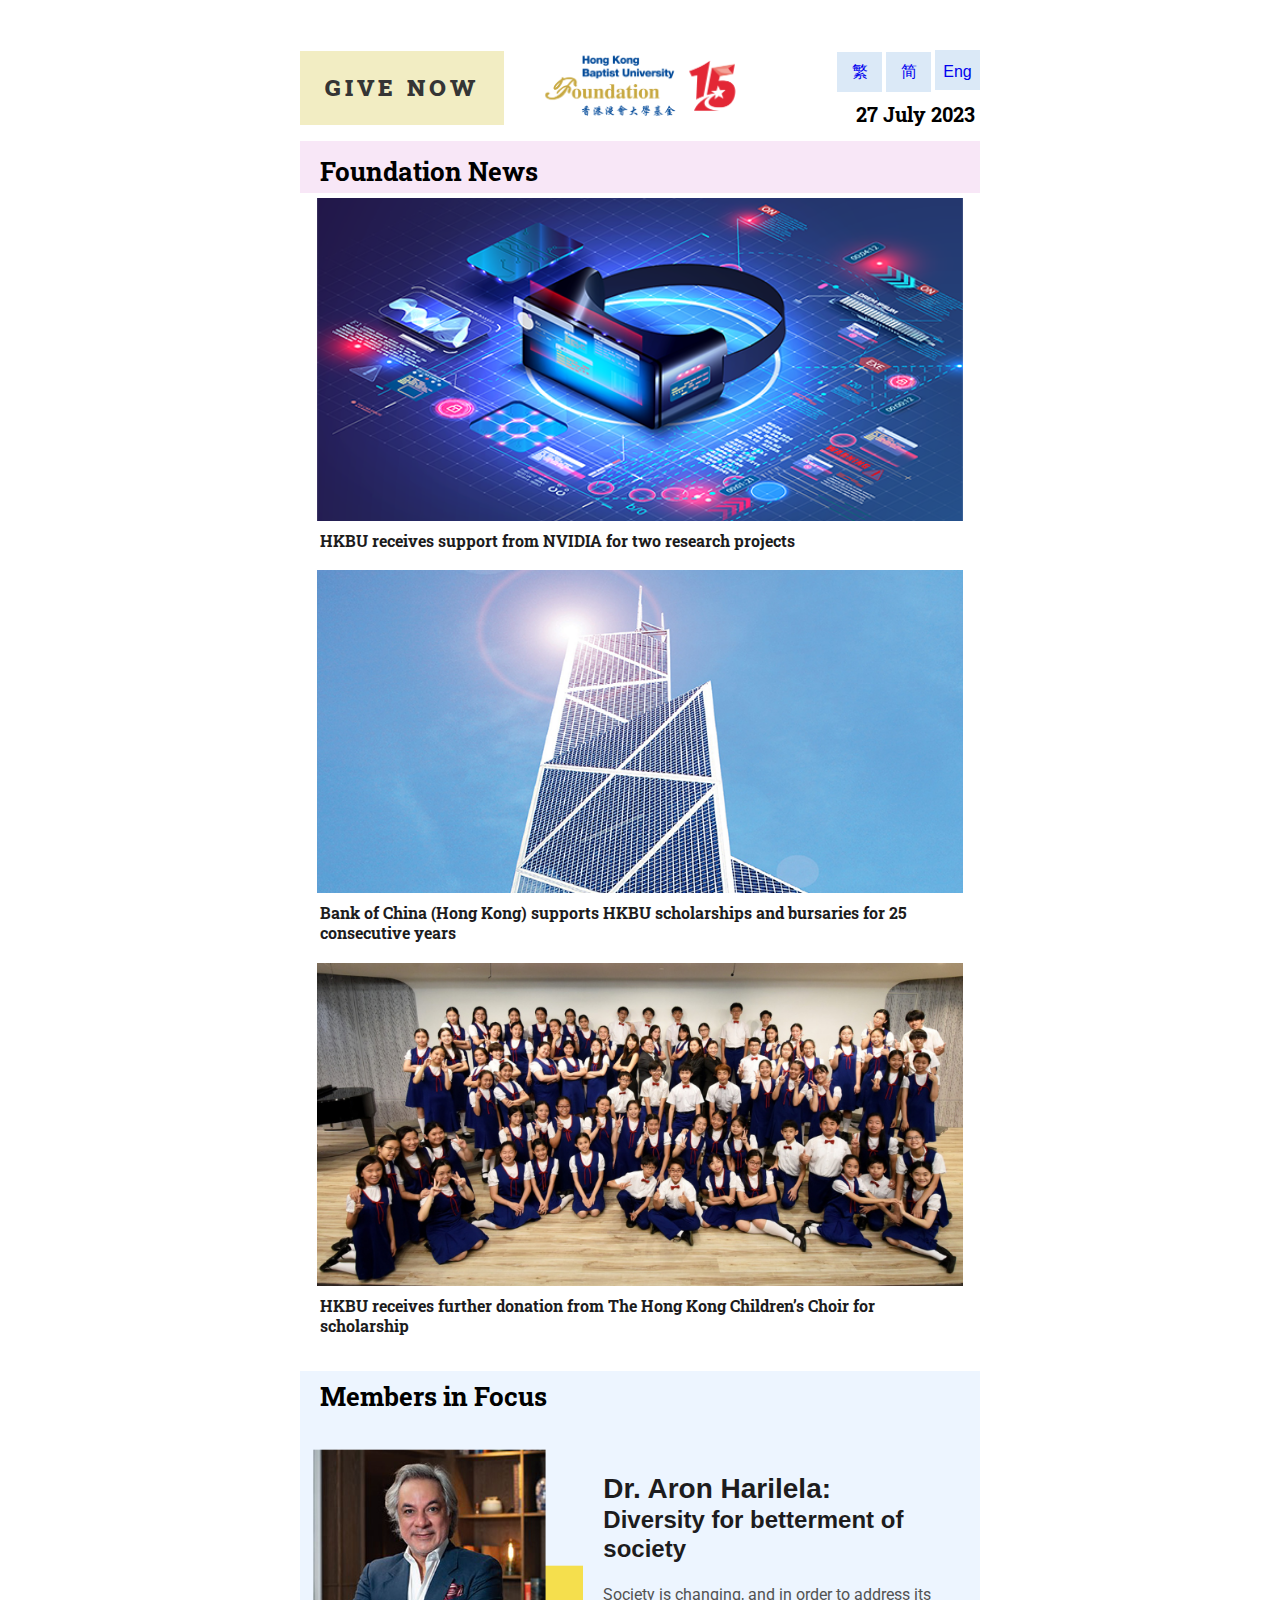
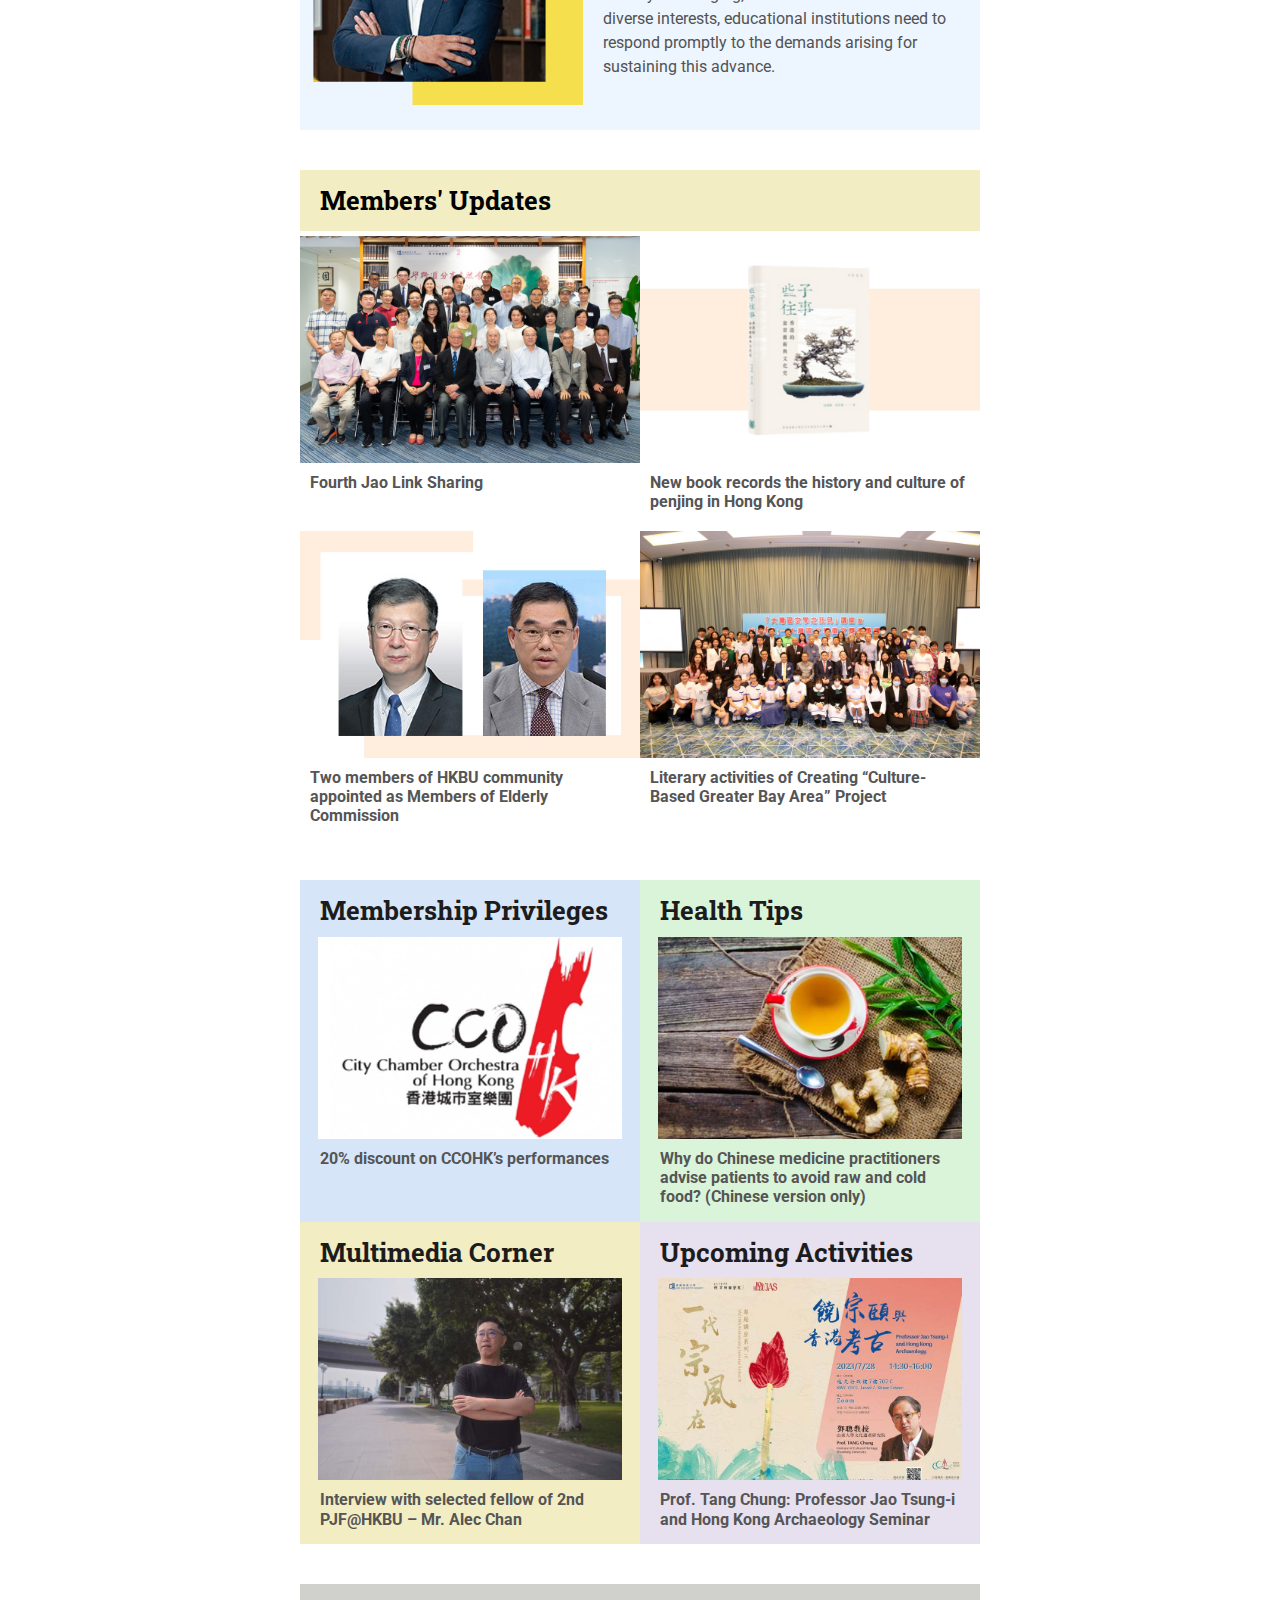
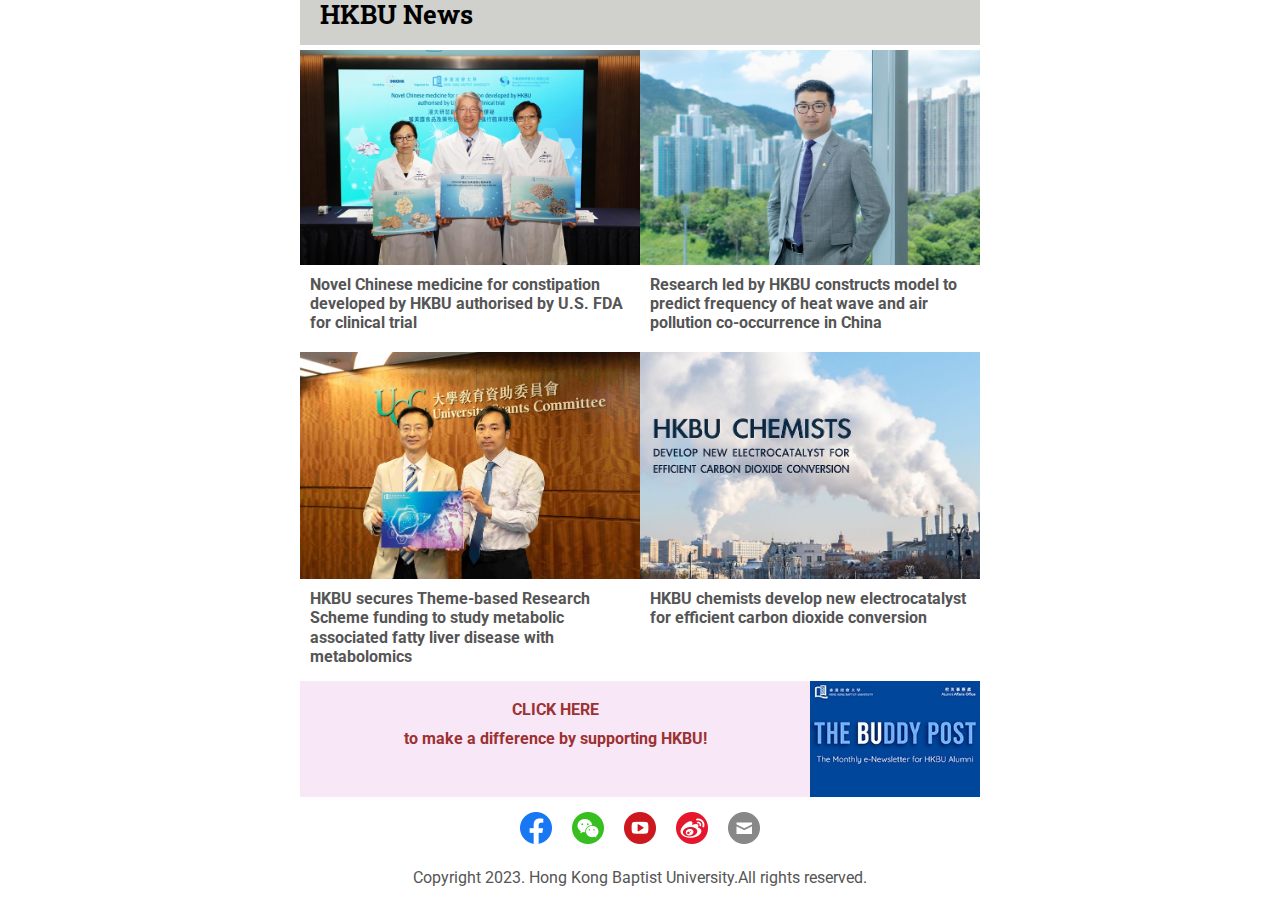
<file: index.html>
<!DOCTYPE html>

<html lang="en" xmlns:o="urn:schemas-microsoft-com:office:office" xmlns:v="urn:schemas-microsoft-com:vml">

<head>
	<title></title>
	<meta content="text/html; charset=utf-8" http-equiv="Content-Type" />
	<meta content="width=device-width, initial-scale=1.0" name="viewport" />
	<!--[if mso]><xml><o:OfficeDocumentSettings><o:PixelsPerInch>96</o:PixelsPerInch><o:AllowPNG/></o:OfficeDocumentSettings></xml><![endif]--><!--[if !mso]><!-->
	<link href="https://fonts.googleapis.com/css2?family=Roboto+Slab:wght@100;200;300;400;500;600;700;800;900"
		rel="stylesheet" type="text/css" />
	<link href="https://fonts.googleapis.com/css2?family=Roboto:wght@100;400;700;900&display=swap" rel="stylesheet"
		type="text/css" /><!--<![endif]-->
	<style>
		* {
			box-sizing: border-box;
		}

		body {
			margin: 0;
			padding: 0;
		}

		a[x-apple-data-detectors] {
			color: inherit !important;
			text-decoration: inherit !important;
		}

		#MessageViewBody a {
			color: inherit;
			text-decoration: none;
		}

		p {
			line-height: inherit
		}

		.desktop_hide,
		.desktop_hide table {
			mso-hide: all;
			display: none;
			max-height: 0px;
			overflow: hidden;
		}

		.image_block img+div {
			display: none;
		}

		@media (max-width:700px) {
			.desktop_hide table.icons-inner {
				display: inline-block !important;
			}

			.icons-inner {
				text-align: center;
			}

			.icons-inner td {
				margin: 0 auto;
			}

			.image_block img.fullWidth {
				max-width: 100% !important;
			}

			.social_block.desktop_hide .social-table {
				display: inline-block !important;
			}

			.row-content {
				width: 100% !important;
			}

			.stack .column {
				width: 100%;
				display: block;
			}

			.mobile_hide {
				max-width: 0;
				min-height: 0;
				max-height: 0;
				font-size: 0;
				display: none;
				overflow: hidden;
			}

			.desktop_hide,
			.desktop_hide table {
				max-height: none !important;
				display: table !important;
			}

			.reverse {
				width: 100%;
				display: table;
			}

			.reverse .column.first {
				display: table-footer-group !important;
			}

			.reverse .column.last {
				display: table-header-group !important;
			}

			.row-2 td.column.first .border {
				border: 0;
				padding: 25px 5px 5px;
			}

			.row-2 td.column.last .border,
			.row-7 td.column.first .border,
			.row-7 td.column.last .border,
			.row-8 td.column.first .border,
			.row-8 td.column.last .border {
				border: 0;
				padding: 0;
			}
		}

		.Btn {
			width: 45px;
			height: 40px;
			background-color: #DBE9F7;
			outline: none;
			border: none;
		}

		.Btn a {
			text-decoration: none;
			font-size: 16px;
		}

		@media (min-width:768px) {
			tr.reverse {
				display: flex;
				flex-direction: row;
				justify-content: space-between;
				align-items: center;
			}

			.mobileHeader {
				padding: 15px 0px !important;
			}
		}

		@media(max-width:767px) {
			tr.reverse {
				display: flex;
				flex-direction: row;
				justify-content: space-between;
				align-items: center;
				padding: 0px 10px;
			}

			.mobileHeader {
				padding: 15px 0px;
			}

			.logoText {
				font-size: 16px !important;
			}

			.logoText2 {
				font-size: 16px;
				letter-spacing: 0px !important;
			}

			.padd {
				padding-left: 0px !important;
				padding-right: 0px !important;
				display: flex !important;
				gap: 4px;
				justify-content: flex-end;
			}

			.padd2 {
				font-size: 16px !important;
			}

			button.Btn {
				width: unset;
				height: unset;
			}

			.hideMobile {
				display: none;
			}

			.displayGrid {
				display: grid;
				grid-template-columns: repeat(2, 1fr);
			}

			.positionImage {
				padding-top: 25px;
			}

			img.fullWidth {
				padding: 0px 10px;
			}
			td.pad img {
				padding: 0px 10px;
			}
		}
	</style>
</head>

<body style="text-size-adjust: none; background-color: #fff; margin: 0; padding: 0;">
	<table border="0" cellpadding="0" cellspacing="0" class="nl-container" role="presentation"
		style="mso-table-lspace: 0pt; mso-table-rspace: 0pt; background-color: #fff;" width="100%">
		<tbody>
			<tr>
				<td>
					<table align="center" border="0" cellpadding="0" cellspacing="0" class="row row-1 hideMobile"
						role="presentation" style="mso-table-lspace: 0pt; mso-table-rspace: 0pt;" width="100%">
						<tbody>
							<tr>
								<td>
									<table align="center" border="0" cellpadding="0" cellspacing="0"
										class="row-content stack" role="presentation"
										style="mso-table-lspace: 0pt; mso-table-rspace: 0pt; color: #000; width: 680px; margin: 0 auto;"
										width="680">
										<tbody>
											<tr>
												<td class="column column-1"
													style="mso-table-lspace: 0pt; mso-table-rspace: 0pt; text-align: left; font-weight: 400; padding-bottom: 5px; padding-top: 5px; vertical-align: top; border-top: 0px; border-right: 0px; border-bottom: 0px; border-left: 0px;"
													width="100%">
													<div class="spacer_block block-1"
														style="height:25px;line-height:25px;font-size:1px;"> </div>
												</td>
											</tr>
										</tbody>
									</table>
								</td>
							</tr>
						</tbody>
					</table>
					<table align="center" border="0" cellpadding="0" cellspacing="0" class="row row-2"
						role="presentation"
						style="mso-table-lspace: 0pt; mso-table-rspace: 0pt; background-color: #ffffff;" width="100%">
						<tbody>
							<tr>
								<td>
									<table align="center" border="0" cellpadding="0" cellspacing="0"
										class="row-content stack" role="presentation"
										style="mso-table-lspace: 0pt; mso-table-rspace: 0pt; color: #000; background-color: #fff; width: 680px; margin: 0 auto;"
										width="680">
										<tbody>
											<tr class="reverse">
												<td class="column column-1 first mobileHeader"
													style="mso-table-lspace: 0pt; mso-table-rspace: 0pt; text-align: left; font-weight: 400;padding-left: 5px; padding-right: 5px; padding-top: 0px; vertical-align: top; border-top: 0px; border-right: 0px; border-bottom: 0px; border-left: 0px; background-color: #F2EDC3;"
													width="30%">
													<div class="border">
														<table border="0" cellpadding="0" cellspacing="0"
															class="image_block block-1" role="presentation"
															style="mso-table-lspace: 0pt; mso-table-rspace: 0pt;"
															width="100%">
															<tr>
																<td class="pad"
																	style="width:100%;padding-right:0px;padding-left:0px; text-align: center;">
																	<a href="https://foundation.hkbu.edu.hk/en/donation"
																		style="text-decoration:none;display:inline-block;color:#353535;border-radius:21px;width:auto;border-top:1px solid transparent;font-weight:900;border-right:1px solid transparent;border-bottom:1px solid transparent;border-left:1px solid transparent;padding-top:0px;padding-bottom:0px;font-family:'Roboto Slab', Arial, 'Helvetica Neue', Helvetica, sans-serif;font-size:23px;text-align:center;mso-border-alt:none;word-break:keep-all;"
																		target="_blank"><span class="logoText2"
																			style="padding-left:0px;padding-right:0px;font-size:23px;display:inline-block;letter-spacing:4px;"><span
																				class="logoText"
																				style="word-break: break-word; line-height: 41.4px;">GIVE
																				NOW</span></span></a>
																</td>
															</tr>
														</table>
													</div>
												</td>

												<td class="column column-2 middle"
													style="mso-table-lspace: 0pt; mso-table-rspace: 0pt; text-align: left; font-weight: 400; padding-bottom: 5px; padding-left: 5px; padding-right: 5px; padding-top: 0px; vertical-align: top; border-top: 0px; border-right: 0px; border-bottom: 0px; border-left: 0px;"
													width="40%">
													<div class="border">
														<table border="0" cellpadding="0" cellspacing="0"
															class="image_block block-1" role="presentation"
															style="mso-table-lspace: 0pt; mso-table-rspace: 0pt;"
															width="100%">
															<tr>
																<td class="pad"
																	style="width:100%;padding-right:0px;padding-left:0px;">
																	<div align="center" class="alignment"
																		style="line-height:10px"><img alt="Old Places"
																			class="fullWidth"
																			src="images/logo-color-72dpi-RGB.png"
																			style="height: auto; display: block; border: 0; max-width: 232px; width: 100%;"
																			title="Old Places" width="232" /></div>
																</td>
															</tr>
														</table>
													</div>
												</td>
												<td class="column column-3 last"
													style="mso-table-lspace: 0pt; mso-table-rspace: 0pt; text-align: left; font-weight: 400; vertical-align: top; border-top: 0px; border-right: 0px; border-bottom: 0px; border-left: 0px;"
													width="30%">
													<div class="border">
														<table border="0" cellpadding="0" cellspacing="0"
															class="text_block block-1" role="presentation"
															style="mso-table-lspace: 0pt; mso-table-rspace: 0pt; word-break: break-word;"
															width="100%">
															<tr>
																<td class="pad padd"
																	style="padding-left:20px;text-align: right; padding-bottom: 10px;">
																	<button class="Btn"><a href="#">繁</a></button>
																	<button class="Btn"><a href="#">简</a></button>
																	<button class="Btn" style="padding-top: 5px;"><a
																			href="#">Eng</a></button>
																</td>
															</tr>
														</table>


														<table border="0" cellpadding="0" cellspacing="0"
															class="text_block block-1" role="presentation"
															style="mso-table-lspace: 0pt; mso-table-rspace: 0pt; word-break: break-word;"
															width="100%">
															<tr>
																<td class="pad" style="padding-right:5px;">
																	<div style="font-family: Arial, sans-serif">
																		<div class=""
																			style="font-size: 12px; font-family: 'Roboto Slab', Arial, 'Helvetica Neue', Helvetica, sans-serif; mso-line-height-alt: 14.399999999999999px; color: #1d1c1d; line-height: 1.2;">
																			<p
																				style="margin: 0; font-size: 14px; text-align: right; mso-line-height-alt: 16.8px;">
																				<span class="padd2"
																					style="color:#000000;font-size:20px;"><strong><span
																							style="">27 July
																							2023</span></strong></span>
																			</p>
																		</div>
																	</div>
																</td>
															</tr>
														</table>

													</div>
												</td>
											</tr>
										</tbody>
									</table>
								</td>
							</tr>
						</tbody>
					</table>
					<table align="center" border="0" cellpadding="0" cellspacing="0" class="row row-3"
						role="presentation" style="mso-table-lspace: 0pt; mso-table-rspace: 0pt;" width="100%">
						<tbody>
							<tr>
								<td>
									<table align="center" border="0" cellpadding="0" cellspacing="0"
										class="row-content stack" role="presentation"
										style="mso-table-lspace: 0pt; mso-table-rspace: 0pt; color: #000; width: 680px; margin: 0 auto;"
										width="680px">
										<tbody>
											<tr>
												<td class="column column-1"
													style="mso-table-lspace: 0pt; mso-table-rspace: 0pt; text-align: left; font-weight: 400; background-color: #f8e7f7; padding-bottom: 5px; padding-top: 5px; vertical-align: top; border-top: 0px; border-right: 0px; border-bottom: 0px; border-left: 0px;"
													width="100%">
													<table border="0" cellpadding="0" cellspacing="0"
														class="text_block block-1" role="presentation"
														style="mso-table-lspace: 0pt; mso-table-rspace: 0pt; word-break: break-word;"
														width="100%">
														<tr>
															<td class="pad"
																style="padding-left:20px;padding-right:20px;padding-top:10px;">
																<div style="font-family: Arial, sans-serif">
																	<div class=""
																		style="font-size: 12px; font-family: 'Roboto Slab', Arial, 'Helvetica Neue', Helvetica, sans-serif; mso-line-height-alt: 14.399999999999999px; color: #1d1c1d; line-height: 1.2;">
																		<p
																			style="margin: 0; font-size: 14px; text-align: left; mso-line-height-alt: 16.8px;">
																			<span
																				style="color:#000000;font-size:26px;"><strong><span
																						style="">Foundation
																						News</span></strong></span>
																		</p>
																	</div>
																</div>
															</td>
														</tr>
													</table>
												</td>
											</tr>
										</tbody>
									</table>
								</td>
							</tr>
						</tbody>
					</table>
					<table align="center" border="0" cellpadding="0" cellspacing="0" class="row row-4"
						role="presentation" style="mso-table-lspace: 0pt; mso-table-rspace: 0pt;" width="100%">
						<tbody>
							<tr>
								<td>
									<table align="center" border="0" cellpadding="0" cellspacing="0"
										class="row-content stack" role="presentation"
										style="mso-table-lspace: 0pt; mso-table-rspace: 0pt; color: #000; width: 680px; margin: 0 auto;"
										width="680">
										<tbody>
											<tr>
												<td class="column column-1"
													style="mso-table-lspace: 0pt; mso-table-rspace: 0pt; text-align: left; font-weight: 400; padding-bottom: 5px; padding-top: 5px; vertical-align: top; border-top: 0px; border-right: 0px; border-bottom: 0px; border-left: 0px;"
													width="100%">
													<table border="0" cellpadding="0" cellspacing="0"
														class="image_block block-1" role="presentation"
														style="mso-table-lspace: 0pt; mso-table-rspace: 0pt;"
														width="100%">
														<tr>
															<td class="pad"
																style="width:100%;padding-right:0px;padding-left:0px;">
																<div align="center" class="alignment"
																	style="line-height:10px"><a
																		href="https://foundation.hkbu.edu.hk/en/node/13273"
																		style="outline:none" tabindex="-1"
																		target="_blank"><img class="fullWidth"
																			src="images/NVDA800400.png"
																			style="height: auto; display: block; border: 0; max-width: 646px; width: 100%;"
																			width="646" /></a></div>
															</td>
														</tr>
													</table>
													<table border="0" cellpadding="0" cellspacing="0"
														class="text_block block-2" role="presentation"
														style="mso-table-lspace: 0pt; mso-table-rspace: 0pt; word-break: break-word;"
														width="100%">
														<tr>
															<td class="pad"
																style="padding-bottom:10px;padding-left:20px;padding-right:20px;padding-top:10px;">
																<div style="font-family: Arial, sans-serif">
																	<div class=""
																		style="font-size: 12px; font-family: 'Roboto Slab', Arial, 'Helvetica Neue', Helvetica, sans-serif; mso-line-height-alt: 14.399999999999999px; color: #1d1c1d; line-height: 1.2;">
																		<p
																			style="margin: 0; font-size: 14px; text-align: left; mso-line-height-alt: 16.8px;">
																			<span style="font-size:16px;"><strong>HKBU
																					receives support from NVIDIA for two
																					research projects</strong></span>
																		</p>
																	</div>
																</div>
															</td>
														</tr>
													</table>
												</td>
											</tr>
										</tbody>
									</table>
								</td>
							</tr>
						</tbody>
					</table>
					<table align="center" border="0" cellpadding="0" cellspacing="0" class="row row-5"
						role="presentation"
						style="mso-table-lspace: 0pt; mso-table-rspace: 0pt; background-color: #ffffff;" width="100%">
						<tbody>
							<tr>
								<td>
									<table align="center" border="0" cellpadding="0" cellspacing="0"
										class="row-content stack" role="presentation"
										style="mso-table-lspace: 0pt; mso-table-rspace: 0pt; color: #000; width: 680px; margin: 0 auto;"
										width="680">
										<tbody>
											<tr>
												<td class="column column-1"
													style="mso-table-lspace: 0pt; mso-table-rspace: 0pt; text-align: left; font-weight: 400; padding-bottom: 5px; padding-top: 5px; vertical-align: top; border-top: 0px; border-right: 0px; border-bottom: 0px; border-left: 0px;"
													width="100%">
													<table border="0" cellpadding="0" cellspacing="0"
														class="image_block block-1" role="presentation"
														style="mso-table-lspace: 0pt; mso-table-rspace: 0pt;"
														width="100%">
														<tr>
															<td class="pad"
																style="width:100%;padding-right:0px;padding-left:0px;">
																<div align="center" class="alignment"
																	style="line-height:10px"><img class="fullWidth"
																		src="images/BOC800400.png"
																		style="height: auto; display: block; border: 0; max-width: 646px; width: 100%;"
																		width="646" /></div>
															</td>
														</tr>
													</table>
													<table border="0" cellpadding="0" cellspacing="0"
														class="text_block block-2" role="presentation"
														style="mso-table-lspace: 0pt; mso-table-rspace: 0pt; word-break: break-word;"
														width="100%">
														<tr>
															<td class="pad"
																style="padding-bottom:10px;padding-left:20px;padding-right:20px;padding-top:10px;">
																<div style="font-family: Arial, sans-serif">
																	<div class=""
																		style="font-size: 12px; font-family: 'Roboto Slab', Arial, 'Helvetica Neue', Helvetica, sans-serif; mso-line-height-alt: 14.399999999999999px; color: #1d1c1d; line-height: 1.2;">
																		<p
																			style="margin: 0; font-size: 14px; text-align: left; mso-line-height-alt: 16.8px;">
																			<span style="font-size:16px;"><strong>Bank
																					of China (Hong Kong) supports HKBU
																					scholarships and bursaries for 25
																					consecutive years</strong></span>
																		</p>
																	</div>
																</div>
															</td>
														</tr>
													</table>
												</td>
											</tr>
										</tbody>
									</table>
								</td>
							</tr>
						</tbody>
					</table>
					<table align="center" border="0" cellpadding="0" cellspacing="0" class="row row-6"
						role="presentation"
						style="mso-table-lspace: 0pt; mso-table-rspace: 0pt; background-color: #ffffff;" width="100%">
						<tbody>
							<tr>
								<td>
									<table align="center" border="0" cellpadding="0" cellspacing="0"
										class="row-content stack" role="presentation"
										style="mso-table-lspace: 0pt; mso-table-rspace: 0pt; color: #000; width: 680px; margin: 0 auto;"
										width="680">
										<tbody>
											<tr>
												<td class="column column-1"
													style="mso-table-lspace: 0pt; mso-table-rspace: 0pt; text-align: left; font-weight: 400; padding-bottom: 5px; padding-top: 5px; vertical-align: top; border-top: 0px; border-right: 0px; border-bottom: 0px; border-left: 0px;"
													width="100%">
													<table border="0" cellpadding="0" cellspacing="0"
														class="image_block block-1" role="presentation"
														style="mso-table-lspace: 0pt; mso-table-rspace: 0pt;"
														width="100%">
														<tr>
															<td class="pad"
																style="width:100%;padding-right:0px;padding-left:0px;">
																<div align="center" class="alignment"
																	style="line-height:10px"><a
																		href="https://foundation.hkbu.edu.hk/en/node/13401"
																		style="outline:none" tabindex="-1"
																		target="_blank"><img class="fullWidth"
																			src="images/FN_Choirx800400.png"
																			style="height: auto; display: block; border: 0; max-width: 646px; width: 100%;"
																			width="646" /></a></div>
															</td>
														</tr>
													</table>
													<table border="0" cellpadding="0" cellspacing="0"
														class="text_block block-2" role="presentation"
														style="mso-table-lspace: 0pt; mso-table-rspace: 0pt; word-break: break-word;"
														width="100%">
														<tr>
															<td class="pad"
																style="padding-bottom:10px;padding-left:20px;padding-right:20px;padding-top:10px;">
																<div style="font-family: Arial, sans-serif">
																	<div class=""
																		style="font-size: 12px; font-family: 'Roboto Slab', Arial, 'Helvetica Neue', Helvetica, sans-serif; mso-line-height-alt: 14.399999999999999px; color: #1d1c1d; line-height: 1.2;">
																		<p
																			style="margin: 0; font-size: 14px; text-align: left; mso-line-height-alt: 16.8px;">
																			<span style="font-size:16px;"><strong>HKBU
																					receives further donation from The
																					Hong Kong Children’s Choir for
																					scholarship</strong></span>
																		</p>
																	</div>
																</div>
															</td>
														</tr>
													</table>
													<div class="spacer_block block-3"
														style="height:20px;line-height:20px;font-size:1px;"> </div>
												</td>
											</tr>
										</tbody>
									</table>
								</td>
							</tr>
						</tbody>
					</table>
					<table align="center" border="0" cellpadding="0" cellspacing="0" class="row row-7"
						role="presentation" style="mso-table-lspace: 0pt; mso-table-rspace: 0pt;" width="100%">
						<tbody>
							<tr>
								<td>
									<table align="center" border="0" cellpadding="0" cellspacing="0"
										class="row-content stack" role="presentation"
										style="mso-table-lspace: 0pt; mso-table-rspace: 0pt; color: #000; background-color: #edf5ff; width: 680px; margin: 0 auto;"
										width="680">
										<tbody>
											<tr class="reverse">
												<td class="column column-1 last"
													style="mso-table-lspace: 0pt; mso-table-rspace: 0pt; text-align: left; font-weight: 400; vertical-align: top; border-top: 0px; border-right: 0px; border-bottom: 0px; border-left: 0px;"
													width="100%">
													<div class="border">
														<table border="0" cellpadding="0" cellspacing="0"
															class="text_block block-1" role="presentation"
															style="mso-table-lspace: 0pt; mso-table-rspace: 0pt; word-break: break-word;"
															width="100%">
															<tr>
																<td class="pad"
																	style="padding-bottom:10px;padding-left:20px;padding-right:20px;padding-top:10px;">
																	<div style="font-family: Arial, sans-serif">
																		<div class=""
																			style="font-size: 12px; font-family: 'Roboto Slab', Arial, 'Helvetica Neue', Helvetica, sans-serif; mso-line-height-alt: 14.399999999999999px; color: #1d1c1d; line-height: 1.2;">
																			<p
																				style="margin: 0; font-size: 14px; text-align: left; mso-line-height-alt: 16.8px;">
																				<span
																					style="color:#000000;font-size:26px;"><strong><span
																							style="">Members in
																							Focus</span></strong></span>
																			</p>
																		</div>
																	</div>
																</td>
															</tr>
														</table>
													</div>
												</td>
											</tr>
										</tbody>
									</table>
								</td>
							</tr>
						</tbody>
					</table>
					<table align="center" border="0" cellpadding="0" cellspacing="0" class="row row-8"
						role="presentation" style="mso-table-lspace: 0pt; mso-table-rspace: 0pt;" width="100%">
						<tbody>
							<tr>
								<td>
									<table align="center" border="0" cellpadding="0" cellspacing="0"
										class="row-content stack" role="presentation"
										style="mso-table-lspace: 0pt; mso-table-rspace: 0pt; color: #000; background-color: #edf5ff; width: 680px; margin: 0 auto;"
										width="680">
										<tbody>
											<tr class="reverse">
												<td class="column column-1 first"
													style="mso-table-lspace: 0pt; mso-table-rspace: 0pt; text-align: left; font-weight: 400; vertical-align: top; border-top: 0px; border-right: 0px; border-bottom: 0px; border-left: 0px;"
													width="41.666666666666664%">
													<div class="border">
														<table border="0" cellpadding="0" cellspacing="0"
															class="image_block block-1" role="presentation"
															style="mso-table-lspace: 0pt; mso-table-rspace: 0pt;"
															width="100%">
															<tr>
																<td class="pad"
																	style="width:100%;padding-right:0px;padding-left:0px;">
																	<div align="center" class="alignment"
																		style="line-height:10px"><a
																			href="https://foundation.hkbu.edu.hk/en/node/13379"
																			style="outline:none" tabindex="-1"
																			target="_blank"><img alt="Old Places"
																				class="fullWidth" src="images/a3.png"
																				style="height: auto; display: block; border: 0; max-width: 283.33333333333337px; width: 100%;"
																				title="Old Places"
																				width="283.33333333333337" /></a></div>
																</td>
															</tr>
														</table>
														<div class="spacer_block block-2"
															style="height:25px;line-height:25px;font-size:1px;"> </div>
													</div>
												</td>
												<td class="column column-2 last"
													style="mso-table-lspace: 0pt; mso-table-rspace: 0pt; text-align: left; font-weight: 400; vertical-align: top; border-top: 0px; border-right: 0px; border-bottom: 0px; border-left: 0px;"
													width="58.333333333333336%">
													<div class="border">
														<table border="0" cellpadding="0" cellspacing="0"
															class="text_block block-1" role="presentation"
															style="mso-table-lspace: 0pt; mso-table-rspace: 0pt; word-break: break-word;"
															width="100%">
															<tr>
																<td class="pad"
																	style="padding-bottom:10px;padding-left:20px;padding-right:20px;padding-top:10px;">
																	<div style="font-family: sans-serif">
																		<div class=""
																			style="font-size: 12px; font-family: Arial, Helvetica Neue, Helvetica, sans-serif; mso-line-height-alt: 14.399999999999999px; color: #1d1c1d; line-height: 1.2;">
																			<p
																				style="margin: 0; font-size: 24px; mso-line-height-alt: 28.799999999999997px;">
																				<span style="font-size:28px;"><strong>Dr.
																						Aron Harilela: </strong></span>
																			</p>
																			<p
																				style="margin: 0; font-size: 24px; mso-line-height-alt: 28.799999999999997px;">
																				<span style="font-size:24px;"><strong><span
																							style="">Diversity for
																							betterment of
																							society</span></strong></span>
																			</p>
																		</div>
																	</div>
																</td>
															</tr>
														</table>
														<table border="0" cellpadding="0" cellspacing="0"
															class="text_block block-2" role="presentation"
															style="mso-table-lspace: 0pt; mso-table-rspace: 0pt; word-break: break-word;"
															width="100%">
															<tr>
																<td class="pad"
																	style="padding-bottom:10px;padding-left:20px;padding-right:20px;padding-top:10px;">
																	<div
																		style="font-family: Tahoma, Verdana, sans-serif">
																		<div class=""
																			style="font-size: 12px; font-family: 'Roboto', Tahoma, Verdana, Segoe, sans-serif; mso-line-height-alt: 18px; color: #97999b; line-height: 1.5;">
																			<p
																				style="margin: 0; font-size: 14px; text-align: left; mso-line-height-alt: 24px;">
																				<span
																					style="font-size:16px;color:#525252;">Society
																					is changing, and in order to address
																					its diverse interests, educational
																					institutions need to respond
																					promptly to the demands arising for
																					sustaining this advance.</span>
																			</p>
																		</div>
																	</div>
																</td>
															</tr>
														</table>
													</div>
												</td>
											</tr>
										</tbody>
									</table>
								</td>
							</tr>
						</tbody>
					</table>
					<table align="center" border="0" cellpadding="0" cellspacing="0" class="row row-9"
						role="presentation"
						style="mso-table-lspace: 0pt; mso-table-rspace: 0pt; background-color: #ffffff;" width="100%">
						<tbody>
							<tr>
								<td>
									<table align="center" border="0" cellpadding="0" cellspacing="0"
										class="row-content stack" role="presentation"
										style="mso-table-lspace: 0pt; mso-table-rspace: 0pt; color: #000; width: 680px; margin: 0 auto;"
										width="680">
										<tbody>
											<tr>
												<td class="column column-1"
													style="mso-table-lspace: 0pt; mso-table-rspace: 0pt; text-align: left; font-weight: 400; padding-bottom: 5px; padding-top: 5px; vertical-align: top; border-top: 0px; border-right: 0px; border-bottom: 0px; border-left: 0px;"
													width="100%">
													<div class="spacer_block block-1"
														style="height:30px;line-height:30px;font-size:1px;"> </div>
												</td>
											</tr>
										</tbody>
									</table>
								</td>
							</tr>
						</tbody>
					</table>
					<table align="center" border="0" cellpadding="0" cellspacing="0" class="row row-10"
						role="presentation" style="mso-table-lspace: 0pt; mso-table-rspace: 0pt;" width="100%">
						<tbody>
							<tr>
								<td>
									<table align="center" border="0" cellpadding="0" cellspacing="0"
										class="row-content stack" role="presentation"
										style="mso-table-lspace: 0pt; mso-table-rspace: 0pt; color: #000; background-color: #f3edc4; width: 680px; margin: 0 auto;"
										width="680">
										<tbody>
											<tr>
												<td class="column column-1"
													style="mso-table-lspace: 0pt; mso-table-rspace: 0pt; text-align: left; font-weight: 400; padding-bottom: 5px; padding-top: 5px; vertical-align: top; border-top: 0px; border-right: 0px; border-bottom: 0px; border-left: 0px;"
													width="100%">
													<table border="0" cellpadding="0" cellspacing="0"
														class="text_block block-1" role="presentation"
														style="mso-table-lspace: 0pt; mso-table-rspace: 0pt; word-break: break-word;"
														width="100%">
														<tr>
															<td class="pad"
																style="padding-bottom:10px;padding-left:20px;padding-right:20px;padding-top:10px;">
																<div style="font-family: Arial, sans-serif">
																	<div class=""
																		style="font-size: 12px; font-family: 'Roboto Slab', Arial, 'Helvetica Neue', Helvetica, sans-serif; mso-line-height-alt: 14.399999999999999px; color: #1d1c1d; line-height: 1.2;">
																		<p
																			style="margin: 0; font-size: 14px; text-align: left; mso-line-height-alt: 16.8px;">
																			<span
																				style="color:#000000;font-size:26px;"><strong><span
																						style="">Members'
																						Updates</span></strong></span>
																		</p>
																	</div>
																</div>
															</td>
														</tr>
													</table>
												</td>
											</tr>
										</tbody>
									</table>
								</td>
							</tr>
						</tbody>
					</table>
					<table align="center" border="0" cellpadding="0" cellspacing="0" class="row row-11"
						role="presentation" style="mso-table-lspace: 0pt; mso-table-rspace: 0pt;" width="100%">
						<tbody>
							<tr>
								<td>
									<table align="center" border="0" cellpadding="0" cellspacing="0"
										class="row-content stack" role="presentation"
										style="mso-table-lspace: 0pt; mso-table-rspace: 0pt; color: #000; width: 680px; margin: 0 auto;"
										width="680">
										<tbody>
											<tr>
												<td class="column column-1"
													style="mso-table-lspace: 0pt; mso-table-rspace: 0pt; text-align: left; font-weight: 400; padding-bottom: 5px; padding-top: 5px; vertical-align: top; border-top: 0px; border-right: 0px; border-bottom: 0px; border-left: 0px;"
													width="50%">
													<table border="0" cellpadding="0" cellspacing="0"
														class="image_block block-1" role="presentation"
														style="mso-table-lspace: 0pt; mso-table-rspace: 0pt;"
														width="100%">
														<tr>
															<td class="pad" style="width:100%;">
																<div align="center" class="alignment"
																	style="line-height:10px"><img alt="I'm an image"
																		src="images/MU_JASx450.png"
																		style="height: auto; display: block; border: 0; max-width: 340px; width: 100%;"
																		title="I'm an image" width="340" /></div>
															</td>
														</tr>
													</table>
													<table border="0" cellpadding="10" cellspacing="0"
														class="text_block block-2" role="presentation"
														style="mso-table-lspace: 0pt; mso-table-rspace: 0pt; word-break: break-word;"
														width="100%">
														<tr>
															<td class="pad">
																<div style="font-family: Tahoma, Verdana, sans-serif">
																	<div class=""
																		style="font-size: 12px; font-family: 'Roboto', Tahoma, Verdana, Segoe, sans-serif; mso-line-height-alt: 14.399999999999999px; color: #555555; line-height: 1.2;">
																		<p
																			style="margin: 0; font-size: 16px; text-align: left; mso-line-height-alt: 19.2px;">
																			<strong>Fourth Jao Link Sharing</strong>
																		</p>
																	</div>
																</div>
															</td>
														</tr>
													</table>
												</td>
												<td class="column column-2"
													style="mso-table-lspace: 0pt; mso-table-rspace: 0pt; text-align: left; font-weight: 400; padding-bottom: 5px; padding-top: 5px; vertical-align: top; border-top: 0px; border-right: 0px; border-bottom: 0px; border-left: 0px;"
													width="50%">
													<table border="0" cellpadding="0" cellspacing="0"
														class="image_block block-1" role="presentation"
														style="mso-table-lspace: 0pt; mso-table-rspace: 0pt;"
														width="100%">
														<tr>
															<td class="pad" style="width:100%;">
																<div align="center" class="alignment"
																	style="line-height:10px"><img alt="I'm an image"
																		src="images/bk.jpg"
																		style="height: auto; display: block; border: 0; max-width: 340px; width: 100%;"
																		title="I'm an image" width="340" /></div>
															</td>
														</tr>
													</table>
													<table border="0" cellpadding="10" cellspacing="0"
														class="text_block block-2" role="presentation"
														style="mso-table-lspace: 0pt; mso-table-rspace: 0pt; word-break: break-word;"
														width="100%">
														<tr>
															<td class="pad">
																<div style="font-family: Tahoma, Verdana, sans-serif">
																	<div class=""
																		style="font-size: 12px; font-family: 'Roboto', Tahoma, Verdana, Segoe, sans-serif; mso-line-height-alt: 14.399999999999999px; color: #555555; line-height: 1.2;">
																		<p
																			style="margin: 0; font-size: 16px; text-align: left; mso-line-height-alt: 19.2px;">
																			<strong>New book records the history and
																				culture of penjing in Hong Kong</strong>
																		</p>
																	</div>
																</div>
															</td>
														</tr>
													</table>
												</td>
											</tr>
										</tbody>
									</table>
								</td>
							</tr>
						</tbody>
					</table>
					<table align="center" border="0" cellpadding="0" cellspacing="0" class="row row-12"
						role="presentation" style="mso-table-lspace: 0pt; mso-table-rspace: 0pt;" width="100%">
						<tbody>
							<tr>
								<td>
									<table align="center" border="0" cellpadding="0" cellspacing="0"
										class="row-content stack" role="presentation"
										style="mso-table-lspace: 0pt; mso-table-rspace: 0pt; color: #000; width: 680px; margin: 0 auto;"
										width="680">
										<tbody>
											<tr>
												<td class="column column-1"
													style="mso-table-lspace: 0pt; mso-table-rspace: 0pt; text-align: left; font-weight: 400; padding-bottom: 5px; padding-top: 5px; vertical-align: top; border-top: 0px; border-right: 0px; border-bottom: 0px; border-left: 0px;"
													width="50%">
													<table border="0" cellpadding="0" cellspacing="0"
														class="image_block block-1" role="presentation"
														style="mso-table-lspace: 0pt; mso-table-rspace: 0pt;"
														width="100%">
														<tr>
															<td class="pad" style="width:100%;">
																<div align="center" class="alignment"
																	style="line-height:10px"><img alt="I'm an image"
																		src="images/2p.jpg"
																		style="height: auto; display: block; border: 0; max-width: 340px; width: 100%;"
																		title="I'm an image" width="340" /></div>
															</td>
														</tr>
													</table>
													<table border="0" cellpadding="10" cellspacing="0"
														class="text_block block-2" role="presentation"
														style="mso-table-lspace: 0pt; mso-table-rspace: 0pt; word-break: break-word;"
														width="100%">
														<tr>
															<td class="pad">
																<div style="font-family: Tahoma, Verdana, sans-serif">
																	<div class=""
																		style="font-size: 12px; font-family: 'Roboto', Tahoma, Verdana, Segoe, sans-serif; mso-line-height-alt: 14.399999999999999px; color: #555555; line-height: 1.2;">
																		<p
																			style="margin: 0; font-size: 16px; text-align: left; mso-line-height-alt: 19.2px;">
																			<strong>Two members of HKBU community
																				appointed as Members of Elderly
																				Commission</strong>
																		</p>
																	</div>
																</div>
															</td>
														</tr>
													</table>
												</td>
												<td class="column column-2"
													style="mso-table-lspace: 0pt; mso-table-rspace: 0pt; text-align: left; font-weight: 400; padding-bottom: 5px; padding-top: 5px; vertical-align: top; border-top: 0px; border-right: 0px; border-bottom: 0px; border-left: 0px;"
													width="50%">
													<table border="0" cellpadding="0" cellspacing="0"
														class="image_block block-1" role="presentation"
														style="mso-table-lspace: 0pt; mso-table-rspace: 0pt;"
														width="100%">
														<tr>
															<td class="pad" style="width:100%;">
																<div align="center" class="alignment"
																	style="line-height:10px"><img alt="I'm an image"
																		src="images/MU_GBAx450.png"
																		style="height: auto; display: block; border: 0; max-width: 340px; width: 100%;"
																		title="I'm an image" width="340" /></div>
															</td>
														</tr>
													</table>
													<table border="0" cellpadding="10" cellspacing="0"
														class="text_block block-2" role="presentation"
														style="mso-table-lspace: 0pt; mso-table-rspace: 0pt; word-break: break-word;"
														width="100%">
														<tr>
															<td class="pad">
																<div style="font-family: Tahoma, Verdana, sans-serif">
																	<div class=""
																		style="font-size: 12px; font-family: 'Roboto', Tahoma, Verdana, Segoe, sans-serif; mso-line-height-alt: 14.399999999999999px; color: #555555; line-height: 1.2;">
																		<p
																			style="margin: 0; font-size: 16px; text-align: left; mso-line-height-alt: 19.2px;">
																			<strong>Literary activities of Creating
																				“Culture-Based Greater Bay Area”
																				Project</strong>
																		</p>
																	</div>
																</div>
															</td>
														</tr>
													</table>
												</td>
											</tr>
										</tbody>
									</table>
								</td>
							</tr>
						</tbody>
					</table>
					<table align="center" border="0" cellpadding="0" cellspacing="0" class="row row-13"
						role="presentation"
						style="mso-table-lspace: 0pt; mso-table-rspace: 0pt; background-color: #ffffff;" width="100%">
						<tbody>
							<tr>
								<td>
									<table align="center" border="0" cellpadding="0" cellspacing="0"
										class="row-content stack" role="presentation"
										style="mso-table-lspace: 0pt; mso-table-rspace: 0pt; color: #000; width: 680px; margin: 0 auto;"
										width="680">
										<tbody>
											<tr>
												<td class="column column-1"
													style="mso-table-lspace: 0pt; mso-table-rspace: 0pt; text-align: left; font-weight: 400; padding-bottom: 5px; padding-top: 5px; vertical-align: top; border-top: 0px; border-right: 0px; border-bottom: 0px; border-left: 0px;"
													width="100%">
													<div class="spacer_block block-1"
														style="height:30px;line-height:30px;font-size:1px;"> </div>
												</td>
											</tr>
										</tbody>
									</table>
								</td>
							</tr>
						</tbody>
					</table>
					<table align="center" border="0" cellpadding="0" cellspacing="0" class="row row-14"
						role="presentation" style="mso-table-lspace: 0pt; mso-table-rspace: 0pt;" width="100%">
						<tbody>
							<tr>
								<td>
									<table align="center" border="0" cellpadding="0" cellspacing="0"
										class="row-content stack" role="presentation"
										style="mso-table-lspace: 0pt; mso-table-rspace: 0pt; color: #000; width: 680px; margin: 0 auto;"
										width="680">
										<tbody>
											<tr>
												<td class="column column-1"
													style="mso-table-lspace: 0pt; mso-table-rspace: 0pt; text-align: left; font-weight: 400; background-color: #d6e6f8; padding-bottom: 5px; padding-left: 10px; padding-right: 10px; padding-top: 5px; vertical-align: top; border-top: 0px; border-right: 0px; border-bottom: 0px; border-left: 0px;"
													width="50%">
													<table border="0" cellpadding="10" cellspacing="0"
														class="text_block block-1" role="presentation"
														style="mso-table-lspace: 0pt; mso-table-rspace: 0pt; word-break: break-word;"
														width="100%">
														<tr>
															<td class="pad">
																<div style="font-family: Arial, sans-serif">
																	<div class=""
																		style="font-size: 12px; font-family: 'Roboto Slab', Arial, 'Helvetica Neue', Helvetica, sans-serif; mso-line-height-alt: 14.399999999999999px; color: #1d1c1d; line-height: 1.2;">
																		<p
																			style="margin: 0; font-size: 12px; mso-line-height-alt: 14.399999999999999px;">
																			<span style="font-size:26px;"><strong><span
																						style="">Membership
																						Privileges</span></strong></span>
																		</p>
																	</div>
																</div>
															</td>
														</tr>
													</table>
													<table border="0" cellpadding="0" cellspacing="0"
														class="image_block block-2" role="presentation"
														style="mso-table-lspace: 0pt; mso-table-rspace: 0pt;"
														width="100%">
														<tr>
															<td class="pad"
																style="width:100%;padding-right:0px;padding-left:0px;">
																<div align="center" class="alignment"
																	style="line-height:10px"><img alt="I'm an image"
																		src="images/CCOHK_icon_r.jpg"
																		style="height: auto; display: block; border: 0; max-width: 304px; width: 100%;"
																		title="I'm an image" width="304" /></div>
															</td>
														</tr>
													</table>
													<table border="0" cellpadding="10" cellspacing="0"
														class="text_block block-3" role="presentation"
														style="mso-table-lspace: 0pt; mso-table-rspace: 0pt; word-break: break-word;"
														width="100%">
														<tr>
															<td class="pad">
																<div style="font-family: Tahoma, Verdana, sans-serif">
																	<div class=""
																		style="font-size: 12px; font-family: 'Roboto', Tahoma, Verdana, Segoe, sans-serif; mso-line-height-alt: 14.399999999999999px; color: #555555; line-height: 1.2;">
																		<p
																			style="margin: 0; font-size: 16px; text-align: left; mso-line-height-alt: 19.2px;">
																			<strong>20% discount on CCOHK’s
																				performances</strong>
																		</p>
																	</div>
																</div>
															</td>
														</tr>
													</table>
												</td>
												<td class="column column-2"
													style="mso-table-lspace: 0pt; mso-table-rspace: 0pt; text-align: left; font-weight: 400; background-color: #d9f4d9; padding-bottom: 5px; padding-left: 10px; padding-right: 10px; padding-top: 5px; vertical-align: top; border-top: 0px; border-right: 0px; border-bottom: 0px; border-left: 0px;"
													width="50%">
													<table border="0" cellpadding="10" cellspacing="0"
														class="text_block block-1" role="presentation"
														style="mso-table-lspace: 0pt; mso-table-rspace: 0pt; word-break: break-word;"
														width="100%">
														<tr>
															<td class="pad">
																<div style="font-family: Arial, sans-serif">
																	<div class=""
																		style="font-size: 12px; font-family: 'Roboto Slab', Arial, 'Helvetica Neue', Helvetica, sans-serif; mso-line-height-alt: 14.399999999999999px; color: #1d1c1d; line-height: 1.2;">
																		<p
																			style="margin: 0; font-size: 16px; text-align: left; mso-line-height-alt: 19.2px;">
																			<span style="font-size:26px;"><strong>Health
																					Tips</strong></span>
																		</p>
																	</div>
																</div>
															</td>
														</tr>
													</table>
													<table border="0" cellpadding="0" cellspacing="0"
														class="image_block block-2" role="presentation"
														style="mso-table-lspace: 0pt; mso-table-rspace: 0pt;"
														width="100%">
														<tr>
															<td class="pad"
																style="width:100%;padding-right:0px;padding-left:0px;">
																<div align="center" class="alignment"
																	style="line-height:10px"><img alt="I'm an image"
																		src="images/1HT.jpg"
																		style="height: auto; display: block; border: 0; max-width: 304px; width: 100%;"
																		title="I'm an image" width="304" /></div>
															</td>
														</tr>
													</table>
													<table border="0" cellpadding="10" cellspacing="0"
														class="text_block block-3" role="presentation"
														style="mso-table-lspace: 0pt; mso-table-rspace: 0pt; word-break: break-word;"
														width="100%">
														<tr>
															<td class="pad">
																<div style="font-family: Tahoma, Verdana, sans-serif">
																	<div class=""
																		style="font-size: 12px; font-family: 'Roboto', Tahoma, Verdana, Segoe, sans-serif; mso-line-height-alt: 14.399999999999999px; color: #555555; line-height: 1.2;">
																		<p
																			style="margin: 0; font-size: 16px; text-align: left; mso-line-height-alt: 19.2px;">
																			<strong>Why do Chinese medicine
																				practitioners advise patients to avoid
																				raw and cold food? (Chinese version
																				only)</strong>
																		</p>
																	</div>
																</div>
															</td>
														</tr>
													</table>
												</td>
											</tr>
										</tbody>
									</table>
								</td>
							</tr>
						</tbody>
					</table>
					<table align="center" border="0" cellpadding="0" cellspacing="0" class="row row-15"
						role="presentation" style="mso-table-lspace: 0pt; mso-table-rspace: 0pt;" width="100%">
						<tbody>
							<tr>
								<td>
									<table align="center" border="0" cellpadding="0" cellspacing="0"
										class="row-content stack" role="presentation"
										style="mso-table-lspace: 0pt; mso-table-rspace: 0pt; color: #000; width: 680px; margin: 0 auto;"
										width="680">
										<tbody>
											<tr>
												<td class="column column-1"
													style="mso-table-lspace: 0pt; mso-table-rspace: 0pt; text-align: left; font-weight: 400; background-color: #f3edc4; padding-bottom: 5px; padding-left: 10px; padding-right: 10px; padding-top: 5px; vertical-align: top; border-top: 0px; border-right: 0px; border-bottom: 0px; border-left: 0px;"
													width="50%">
													<table border="0" cellpadding="10" cellspacing="0"
														class="text_block block-1" role="presentation"
														style="mso-table-lspace: 0pt; mso-table-rspace: 0pt; word-break: break-word;"
														width="100%">
														<tr>
															<td class="pad">
																<div style="font-family: Arial, sans-serif">
																	<div class=""
																		style="font-size: 12px; font-family: 'Roboto Slab', Arial, 'Helvetica Neue', Helvetica, sans-serif; mso-line-height-alt: 14.399999999999999px; color: #1d1c1d; line-height: 1.2;">
																		<p
																			style="margin: 0; font-size: 12px; mso-line-height-alt: 14.399999999999999px;">
																			<span style="font-size:26px;"><strong><span
																						style="">Multimedia
																						Corner</span></strong></span>
																		</p>
																	</div>
																</div>
															</td>
														</tr>
													</table>
													<table border="0" cellpadding="0" cellspacing="0"
														class="image_block block-2" role="presentation"
														style="mso-table-lspace: 0pt; mso-table-rspace: 0pt;"
														width="100%">
														<tr>
															<td class="pad"
																style="width:100%;padding-right:0px;padding-left:0px;">
																<div align="center" class="alignment"
																	style="line-height:10px"><img alt="I'm an image"
																		src="images/20230531_photo3.jpg"
																		style="height: auto; display: block; border: 0; max-width: 304px; width: 100%;"
																		title="I'm an image" width="304" /></div>
															</td>
														</tr>
													</table>
													<table border="0" cellpadding="10" cellspacing="0"
														class="text_block block-3" role="presentation"
														style="mso-table-lspace: 0pt; mso-table-rspace: 0pt; word-break: break-word;"
														width="100%">
														<tr>
															<td class="pad">
																<div style="font-family: Tahoma, Verdana, sans-serif">
																	<div class=""
																		style="font-size: 12px; font-family: 'Roboto', Tahoma, Verdana, Segoe, sans-serif; mso-line-height-alt: 14.399999999999999px; color: #555555; line-height: 1.2;">
																		<p
																			style="margin: 0; font-size: 16px; text-align: left; mso-line-height-alt: 19.2px;">
																			<strong>Interview with selected fellow of
																				2nd PJF@HKBU – Mr. Alec Chan</strong>
																		</p>
																	</div>
																</div>
															</td>
														</tr>
													</table>
												</td>
												<td class="column column-2"
													style="mso-table-lspace: 0pt; mso-table-rspace: 0pt; text-align: left; font-weight: 400; background-color: #e6e0ef; padding-bottom: 5px; padding-left: 10px; padding-right: 10px; padding-top: 5px; vertical-align: top; border-top: 0px; border-right: 0px; border-bottom: 0px; border-left: 0px;"
													width="50%">
													<table border="0" cellpadding="10" cellspacing="0"
														class="text_block block-1" role="presentation"
														style="mso-table-lspace: 0pt; mso-table-rspace: 0pt; word-break: break-word;"
														width="100%">
														<tr>
															<td class="pad">
																<div style="font-family: Arial, sans-serif">
																	<div class=""
																		style="font-size: 12px; font-family: 'Roboto Slab', Arial, 'Helvetica Neue', Helvetica, sans-serif; mso-line-height-alt: 14.399999999999999px; color: #1d1c1d; line-height: 1.2;">
																		<p
																			style="margin: 0; font-size: 12px; mso-line-height-alt: 14.399999999999999px;">
																			<span style="font-size:26px;"><strong><span
																						style="">Upcoming
																						Activities</span></strong></span>
																		</p>
																	</div>
																</div>
															</td>
														</tr>
													</table>
													<table border="0" cellpadding="0" cellspacing="0"
														class="image_block block-2" role="presentation"
														style="mso-table-lspace: 0pt; mso-table-rspace: 0pt;"
														width="100%">
														<tr>
															<td class="pad"
																style="width:100%;padding-right:0px;padding-left:0px;">
																<div align="center" class="alignment"
																	style="line-height:10px"><img alt="I'm an image"
																		src="images/12.jpg"
																		style="height: auto; display: block; border: 0; max-width: 304px; width: 100%;"
																		title="I'm an image" width="304" /></div>
															</td>
														</tr>
													</table>
													<table border="0" cellpadding="10" cellspacing="0"
														class="text_block block-3" role="presentation"
														style="mso-table-lspace: 0pt; mso-table-rspace: 0pt; word-break: break-word;"
														width="100%">
														<tr>
															<td class="pad">
																<div style="font-family: Tahoma, Verdana, sans-serif">
																	<div class=""
																		style="font-size: 12px; font-family: 'Roboto', Tahoma, Verdana, Segoe, sans-serif; mso-line-height-alt: 14.399999999999999px; color: #555555; line-height: 1.2;">
																		<p
																			style="margin: 0; font-size: 16px; text-align: left; mso-line-height-alt: 19.2px;">
																			<strong>Prof. Tang Chung: Professor Jao
																				Tsung-i and Hong Kong Archaeology
																				Seminar</strong>
																		</p>
																	</div>
																</div>
															</td>
														</tr>
													</table>
												</td>
											</tr>
										</tbody>
									</table>
								</td>
							</tr>
						</tbody>
					</table>
					<table align="center" border="0" cellpadding="0" cellspacing="0" class="row row-16"
						role="presentation"
						style="mso-table-lspace: 0pt; mso-table-rspace: 0pt; background-color: #ffffff;" width="100%">
						<tbody>
							<tr>
								<td>
									<table align="center" border="0" cellpadding="0" cellspacing="0"
										class="row-content stack" role="presentation"
										style="mso-table-lspace: 0pt; mso-table-rspace: 0pt; color: #000; width: 680px; margin: 0 auto;"
										width="680">
										<tbody>
											<tr>
												<td class="column column-1"
													style="mso-table-lspace: 0pt; mso-table-rspace: 0pt; text-align: left; font-weight: 400; padding-bottom: 5px; padding-top: 5px; vertical-align: top; border-top: 0px; border-right: 0px; border-bottom: 0px; border-left: 0px;"
													width="100%">
													<div class="spacer_block block-1"
														style="height:30px;line-height:30px;font-size:1px;"> </div>
												</td>
											</tr>
										</tbody>
									</table>
								</td>
							</tr>
						</tbody>
					</table>
					<table align="center" border="0" cellpadding="0" cellspacing="0" class="row row-17"
						role="presentation" style="mso-table-lspace: 0pt; mso-table-rspace: 0pt;" width="100%">
						<tbody>
							<tr>
								<td>
									<table align="center" border="0" cellpadding="0" cellspacing="0"
										class="row-content stack" role="presentation"
										style="mso-table-lspace: 0pt; mso-table-rspace: 0pt; color: #000; background-color: #d0d0cc; width: 680px; margin: 0 auto;"
										width="680">
										<tbody>
											<tr>
												<td class="column column-1"
													style="mso-table-lspace: 0pt; mso-table-rspace: 0pt; text-align: left; font-weight: 400; padding-bottom: 5px; padding-top: 5px; vertical-align: top; border-top: 0px; border-right: 0px; border-bottom: 0px; border-left: 0px;"
													width="100%">
													<table border="0" cellpadding="0" cellspacing="0"
														class="text_block block-1" role="presentation"
														style="mso-table-lspace: 0pt; mso-table-rspace: 0pt; word-break: break-word;"
														width="100%">
														<tr>
															<td class="pad"
																style="padding-bottom:10px;padding-left:20px;padding-right:20px;padding-top:10px;">
																<div style="font-family: Arial, sans-serif">
																	<div class=""
																		style="font-size: 12px; font-family: 'Roboto Slab', Arial, 'Helvetica Neue', Helvetica, sans-serif; mso-line-height-alt: 14.399999999999999px; color: #1d1c1d; line-height: 1.2;">
																		<p
																			style="margin: 0; font-size: 14px; text-align: left; mso-line-height-alt: 16.8px;">
																			<span
																				style="color:#000000;font-size:26px;"><strong><span
																						style="">HKBU
																						News</span></strong></span>
																		</p>
																	</div>
																</div>
															</td>
														</tr>
													</table>
												</td>
											</tr>
										</tbody>
									</table>
								</td>
							</tr>
						</tbody>
					</table>
					<table align="center" border="0" cellpadding="0" cellspacing="0" class="row row-18"
						role="presentation" style="mso-table-lspace: 0pt; mso-table-rspace: 0pt;" width="100%">
						<tbody>
							<tr>
								<td>
									<table align="center" border="0" cellpadding="0" cellspacing="0"
										class="row-content stack" role="presentation"
										style="mso-table-lspace: 0pt; mso-table-rspace: 0pt; color: #000; width: 680px; margin: 0 auto;"
										width="680">
										<tbody>
											<tr>
												<td class="column column-1"
													style="mso-table-lspace: 0pt; mso-table-rspace: 0pt; text-align: left; font-weight: 400; padding-bottom: 5px; padding-top: 5px; vertical-align: top; border-top: 0px; border-right: 0px; border-bottom: 0px; border-left: 0px;"
													width="50%">
													<table border="0" cellpadding="0" cellspacing="0"
														class="image_block block-1" role="presentation"
														style="mso-table-lspace: 0pt; mso-table-rspace: 0pt;"
														width="100%">
														<tr>
															<td class="pad" style="width:100%;">
																<div align="center" class="alignment"
																	style="line-height:10px"><img alt="I'm an image"
																		src="images/20230725_1a.jpg"
																		style="height: 215px; display: block; border: 0; max-width: 340px; width: 100%;"
																		title="I'm an image" width="340" /></div>
															</td>
														</tr>
													</table>
													<table border="0" cellpadding="10" cellspacing="0"
														class="text_block block-2" role="presentation"
														style="mso-table-lspace: 0pt; mso-table-rspace: 0pt; word-break: break-word;"
														width="100%">
														<tr>
															<td class="pad">
																<div style="font-family: Tahoma, Verdana, sans-serif">
																	<div class=""
																		style="font-size: 12px; font-family: 'Roboto', Tahoma, Verdana, Segoe, sans-serif; mso-line-height-alt: 14.399999999999999px; color: #555555; line-height: 1.2;">
																		<p
																			style="margin: 0; font-size: 16px; text-align: left; mso-line-height-alt: 19.2px;">
																			<strong>Novel Chinese medicine for
																				constipation developed by HKBU
																				authorised by U.S. FDA for clinical
																				trial</strong>
																		</p>
																	</div>
																</div>
															</td>
														</tr>
													</table>
												</td>
												<td class="column column-2"
													style="mso-table-lspace: 0pt; mso-table-rspace: 0pt; text-align: left; font-weight: 400; padding-bottom: 5px; padding-top: 5px; vertical-align: top; border-top: 0px; border-right: 0px; border-bottom: 0px; border-left: 0px;"
													width="50%">
													<table border="0" cellpadding="0" cellspacing="0"
														class="image_block block-1" role="presentation"
														style="mso-table-lspace: 0pt; mso-table-rspace: 0pt;"
														width="100%">
														<tr>
															<td class="pad" style="width:100%;">
																<div align="center" class="alignment"
																	style="line-height:10px"><img alt="I'm an image"
																		src="images/201230723.jpg"
																		style="height: 215px; display: block; border: 0; max-width: 340px; width: 100%;"
																		title="I'm an image" width="340" /></div>
															</td>
														</tr>
													</table>
													<table border="0" cellpadding="10" cellspacing="0"
														class="text_block block-2" role="presentation"
														style="mso-table-lspace: 0pt; mso-table-rspace: 0pt; word-break: break-word;"
														width="100%">
														<tr>
															<td class="pad">
																<div style="font-family: Tahoma, Verdana, sans-serif">
																	<div class=""
																		style="font-size: 12px; font-family: 'Roboto', Tahoma, Verdana, Segoe, sans-serif; mso-line-height-alt: 14.399999999999999px; color: #555555; line-height: 1.2;">
																		<p
																			style="margin: 0; font-size: 16px; text-align: left; mso-line-height-alt: 19.2px;">
																			<strong>Research led by HKBU constructs
																				model to predict frequency of heat wave
																				and air pollution co-occurrence in
																				China</strong>
																		</p>
																	</div>
																</div>
															</td>
														</tr>
													</table>
												</td>
											</tr>
										</tbody>
									</table>
								</td>
							</tr>
						</tbody>
					</table>
					<table align="center" border="0" cellpadding="0" cellspacing="0" class="row row-19"
						role="presentation" style="mso-table-lspace: 0pt; mso-table-rspace: 0pt;" width="100%">
						<tbody>
							<tr>
								<td>
									<table align="center" border="0" cellpadding="0" cellspacing="0"
										class="row-content stack" role="presentation"
										style="mso-table-lspace: 0pt; mso-table-rspace: 0pt; color: #000; width: 680px; margin: 0 auto;"
										width="680">
										<tbody>
											<tr>
												<td class="column column-1"
													style="mso-table-lspace: 0pt; mso-table-rspace: 0pt; text-align: left; font-weight: 400; padding-bottom: 5px; padding-top: 5px; vertical-align: top; border-top: 0px; border-right: 0px; border-bottom: 0px; border-left: 0px;"
													width="50%">
													<table border="0" cellpadding="0" cellspacing="0"
														class="image_block block-1" role="presentation"
														style="mso-table-lspace: 0pt; mso-table-rspace: 0pt;"
														width="100%">
														<tr>
															<td class="pad" style="width:100%;">
																<div align="center" class="alignment"
																	style="line-height:10px"><img alt="I'm an image"
																		src="images/20230713.jpg"
																		style="height: auto; display: block; border: 0; max-width: 340px; width: 100%;"
																		title="I'm an image" width="340" /></div>
															</td>
														</tr>
													</table>
													<table border="0" cellpadding="10" cellspacing="0"
														class="text_block block-2" role="presentation"
														style="mso-table-lspace: 0pt; mso-table-rspace: 0pt; word-break: break-word;"
														width="100%">
														<tr>
															<td class="pad">
																<div style="font-family: Tahoma, Verdana, sans-serif">
																	<div class=""
																		style="font-size: 12px; font-family: 'Roboto', Tahoma, Verdana, Segoe, sans-serif; mso-line-height-alt: 14.399999999999999px; color: #555555; line-height: 1.2;">
																		<p
																			style="margin: 0; font-size: 16px; text-align: left; mso-line-height-alt: 19.2px;">
																			<strong>HKBU secures Theme-based Research
																				Scheme funding to study metabolic
																				associated fatty liver disease with
																				metabolomics</strong>
																		</p>
																	</div>
																</div>
															</td>
														</tr>
													</table>
												</td>
												<td class="column column-2"
													style="mso-table-lspace: 0pt; mso-table-rspace: 0pt; text-align: left; font-weight: 400; padding-bottom: 5px; padding-top: 5px; vertical-align: top; border-top: 0px; border-right: 0px; border-bottom: 0px; border-left: 0px;"
													width="50%">
													<table border="0" cellpadding="0" cellspacing="0"
														class="image_block block-1" role="presentation"
														style="mso-table-lspace: 0pt; mso-table-rspace: 0pt;"
														width="100%">
														<tr>
															<td class="pad" style="width:100%;">
																<div align="center" class="alignment"
																	style="line-height:10px"><img alt="I'm an image"
																		src="images/Carbon_Dioxidel_Research_banner_8c1573501a.jpg"
																		style="height: auto; display: block; border: 0; max-width: 340px; width: 100%;"
																		title="I'm an image" width="340" /></div>
															</td>
														</tr>
													</table>
													<table border="0" cellpadding="10" cellspacing="0"
														class="text_block block-2" role="presentation"
														style="mso-table-lspace: 0pt; mso-table-rspace: 0pt; word-break: break-word;"
														width="100%">
														<tr>
															<td class="pad">
																<div style="font-family: Tahoma, Verdana, sans-serif">
																	<div class=""
																		style="font-size: 12px; font-family: 'Roboto', Tahoma, Verdana, Segoe, sans-serif; mso-line-height-alt: 14.399999999999999px; color: #555555; line-height: 1.2;">
																		<p
																			style="margin: 0; font-size: 16px; text-align: left; mso-line-height-alt: 19.2px;">
																			<strong>HKBU chemists develop new
																				electrocatalyst for efficient carbon
																				dioxide conversion</strong>
																		</p>
																	</div>
																</div>
															</td>
														</tr>
													</table>
												</td>
											</tr>
										</tbody>
									</table>
								</td>
							</tr>
						</tbody>
					</table>
					<table align="center" border="0" cellpadding="0" cellspacing="0" class="row row-20"
						role="presentation"
						style="mso-table-lspace: 0pt; mso-table-rspace: 0pt; background-color: #ffffff; background-size: auto;"
						width="100%">
						<tbody>
							<tr>
								<td>
									<table align="center" border="0" cellpadding="0" cellspacing="0"
										class="row-content stack" role="presentation"
										style="mso-table-lspace: 0pt; mso-table-rspace: 0pt; color: #000; background-size: auto; width: 680px; margin: 0 auto;"
										width="680">
										<tbody>
											<tr class="displayGrid">
												<td class="column column-1"
													style="mso-table-lspace: 0pt; mso-table-rspace: 0pt; text-align: left; font-weight: 400; background-color: #f8e7f7; padding-bottom: 0px; padding-top: 0px; vertical-align: top; border-top: 0px; border-right: 0px; border-bottom: 0px; border-left: 0px;"
													width="75%">
													<table border="0" cellpadding="15" cellspacing="0"
														class="text_block block-1" role="presentation"
														style="mso-table-lspace: 0pt; mso-table-rspace: 0pt; word-break: break-word;"
														width="100%">
														<tr>
															<td class="pad">
																<div style="font-family: Tahoma, Verdana, sans-serif">
																	<div class=""
																		style="font-size: 12px; font-family: 'Roboto', Tahoma, Verdana, Segoe, sans-serif; mso-line-height-alt: 21.6px; color: #9c3131; line-height: 1.8;">
																		<p
																			style="margin: 0; font-size: 16px; text-align: center; mso-line-height-alt: 39.6px; letter-spacing: normal;">
																			<span style="font-size:16px;"><strong>CLICK
																					HERE </strong></span>
																		</p>
																		<p
																			style="margin: 0; font-size: 16px; text-align: center; mso-line-height-alt: 39.6px; letter-spacing: normal;">
																			<span style="font-size:16px;"><strong>to
																					make a difference
																				</strong></span><strong
																				style="font-size:16px;">by supporting
																				HKBU!</strong>
																		</p>
																	</div>
																</div>
															</td>
														</tr>
													</table>
												</td>
												<td class="column column-2"
													style="mso-table-lspace: 0pt; mso-table-rspace: 0pt; text-align: left; font-weight: 400; padding-bottom: 0px; padding-top: 0px; vertical-align: top; border-top: 0px; border-right: 0px; border-bottom: 0px; border-left: 0px;background-color: #00469B;"
													width="25%">
													<table border="0" cellpadding="0" cellspacing="0"
														class="image_block block-1" role="presentation"
														style="mso-table-lspace: 0pt; mso-table-rspace: 0pt;"
														width="100%">
														<tr>
															<td class="pad positionImage"
																style="width:100%;padding-right:0px;padding-left:0px;">
																<div align="center" class="alignment"
																	style="line-height:10px; background-color: #00469B;">
																	<img alt="I'm an image" src="images/23.jpg"
																		style="height: auto; display: block; border: 0; max-width: 170px; width: 100%;"
																		title="I'm an image" width="170" /></div>
															</td>
														</tr>
													</table>
												</td>
											</tr>
										</tbody>
									</table>
								</td>
							</tr>
						</tbody>
					</table>
					<table align="center" border="0" cellpadding="0" cellspacing="0" class="row row-21"
						role="presentation" style="mso-table-lspace: 0pt; mso-table-rspace: 0pt;" width="100%">
						<tbody>
							<tr>
								<td>
									<table align="center" border="0" cellpadding="0" cellspacing="0"
										class="row-content stack" role="presentation"
										style="mso-table-lspace: 0pt; mso-table-rspace: 0pt; color: #000; background-color: #fff; width: 680px; margin: 0 auto;"
										width="680">
										<tbody>
											<tr>
												<td class="column column-1"
													style="mso-table-lspace: 0pt; mso-table-rspace: 0pt; text-align: left; font-weight: 400; padding-bottom: 5px; padding-top: 5px; vertical-align: top; border-top: 0px; border-right: 0px; border-bottom: 0px; border-left: 0px;"
													width="100%">
													<table border="0" cellpadding="10" cellspacing="0"
														class="social_block block-1" role="presentation"
														style="mso-table-lspace: 0pt; mso-table-rspace: 0pt;"
														width="100%">
														<tr>
															<td class="pad">
																<div align="center" class="alignment">
																	<table border="0" cellpadding="0" cellspacing="0"
																		class="social-table" role="presentation"
																		style="mso-table-lspace: 0pt; mso-table-rspace: 0pt; display: inline-block;"
																		width="260px">
																		<tr>
																			<td style="padding:0 10px 0 10px;"><a
																					href="https://www.facebook.com"
																					target="_blank"><img alt="Facebook"
																						height="32"
																						src="images/facebook2x.png"
																						style="height: auto; display: block; border: 0;"
																						title="Facebook"
																						width="32" /></a></td>
																			<td style="padding:0 10px 0 10px;"><a
																					href="https://www.wechat.com"
																					target="_blank"><img alt="Wechat"
																						height="32"
																						src="images/wechat2x.png"
																						style="height: auto; display: block; border: 0;"
																						title="Wechat" width="32" /></a>
																			</td>
																			<td style="padding:0 10px 0 10px;"><a
																					href="https://www.youtube.com/"
																					target="_blank"><img alt="YouTube"
																						height="32"
																						src="images/youtube2x.png"
																						style="height: auto; display: block; border: 0;"
																						title="YouTube"
																						width="32" /></a></td>
																			<td style="padding:0 10px 0 10px;"><a
																					href="http://www.weibo.com"
																					target="_blank"><img alt="SinaWeibo"
																						height="32"
																						src="images/sina-weibo2x.png"
																						style="height: auto; display: block; border: 0;"
																						title="SinaWeibo"
																						width="32" /></a></td>
																			<td style="padding:0 10px 0 10px;"><a
																					href="mailto:" target="_blank"><img
																						alt="E-Mail" height="32"
																						src="images/mail2x.png"
																						style="height: auto; display: block; border: 0;"
																						title="E-Mail" width="32" /></a>
																			</td>
																		</tr>
																	</table>
																</div>
															</td>
														</tr>
													</table>
													<table border="0" cellpadding="10" cellspacing="0"
														class="text_block block-2" role="presentation"
														style="mso-table-lspace: 0pt; mso-table-rspace: 0pt; word-break: break-word;"
														width="100%">
														<tr>
															<td class="pad">
																<div style="font-family: Tahoma, Verdana, sans-serif">
																	<div class=""
																		style="font-size: 12px; font-family: 'Roboto', Tahoma, Verdana, Segoe, sans-serif; mso-line-height-alt: 14.399999999999999px; color: #555555; line-height: 1.2;">
																		<p
																			style="margin: 0; font-size: 16px; text-align: center; mso-line-height-alt: 19.2px;">
																			Copyright 2023. Hong Kong Baptist
																			University.All rights reserved.</p>
																	</div>
																</div>
															</td>
														</tr>
													</table>
												</td>
											</tr>
										</tbody>
									</table>
								</td>
							</tr>
						</tbody>
					</table>
				</td>
			</tr>
		</tbody>
	</table><!-- End -->
</body>

</html>
</file>
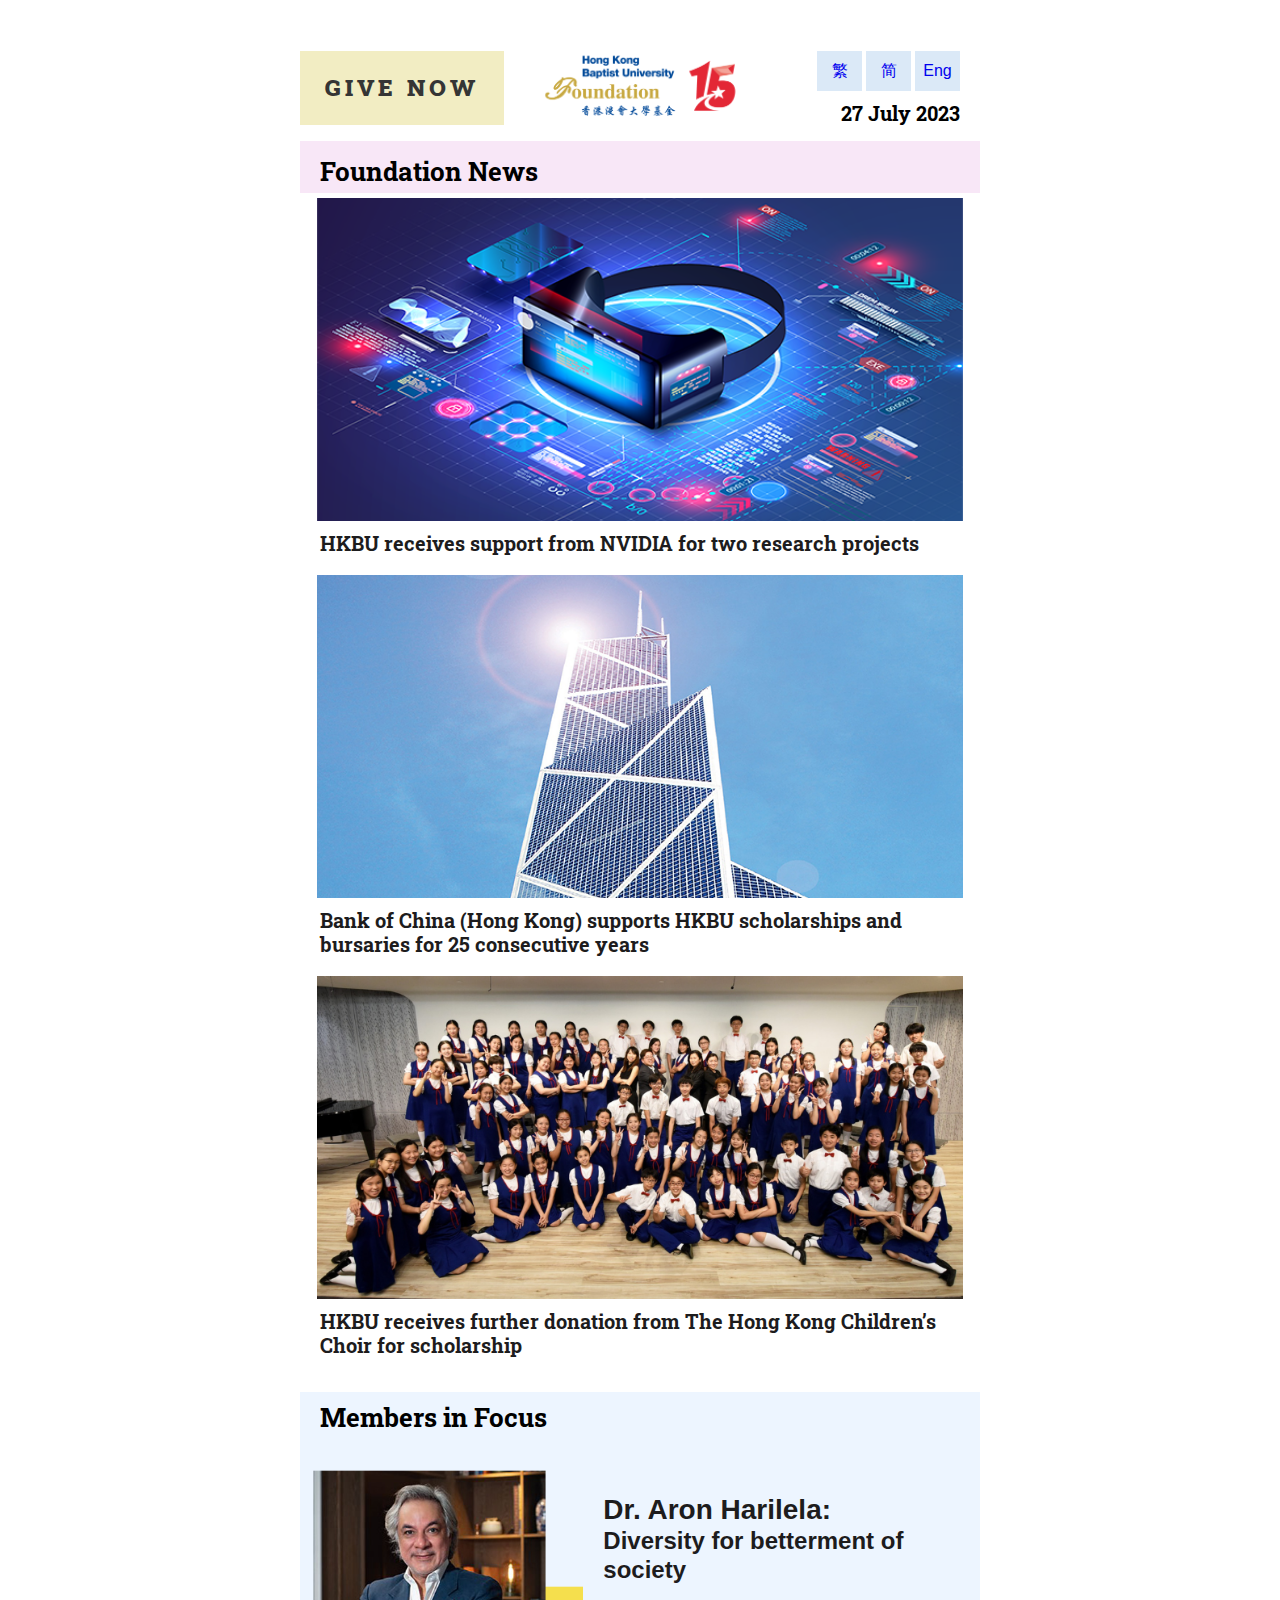
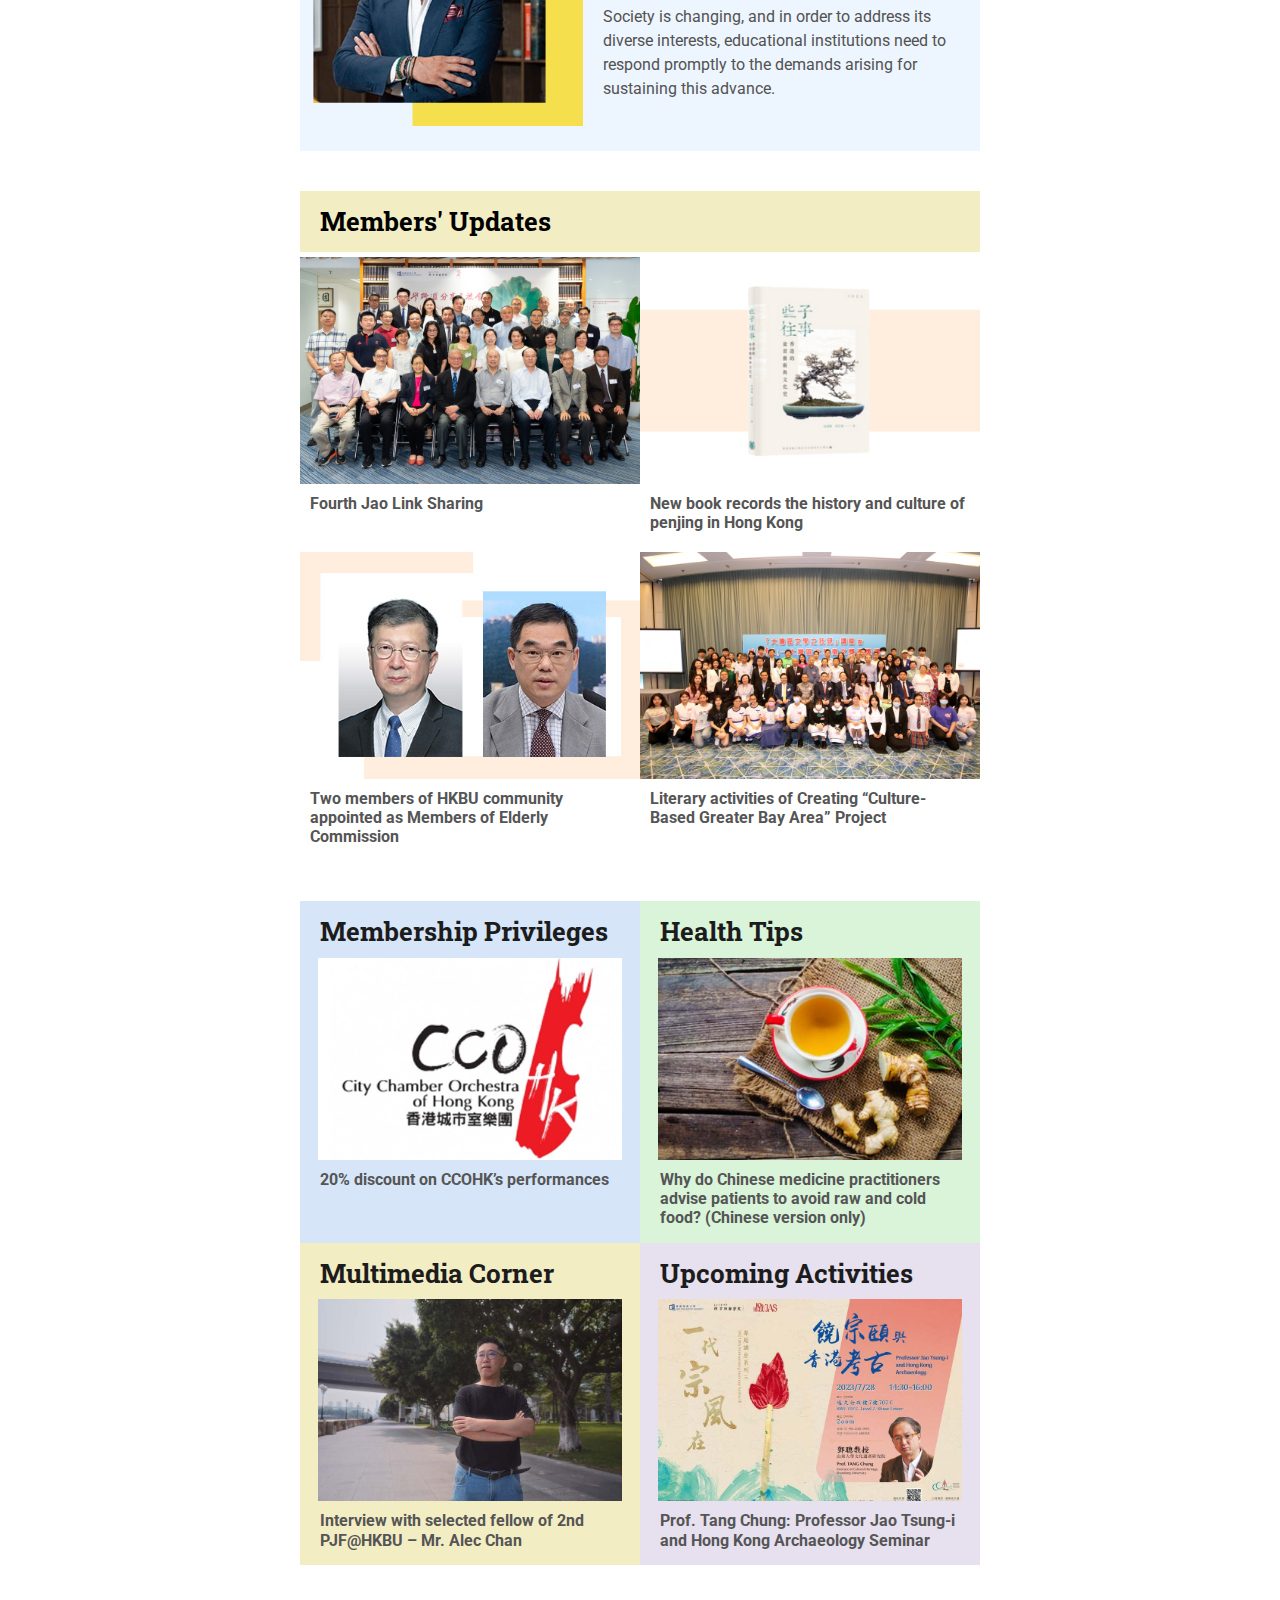
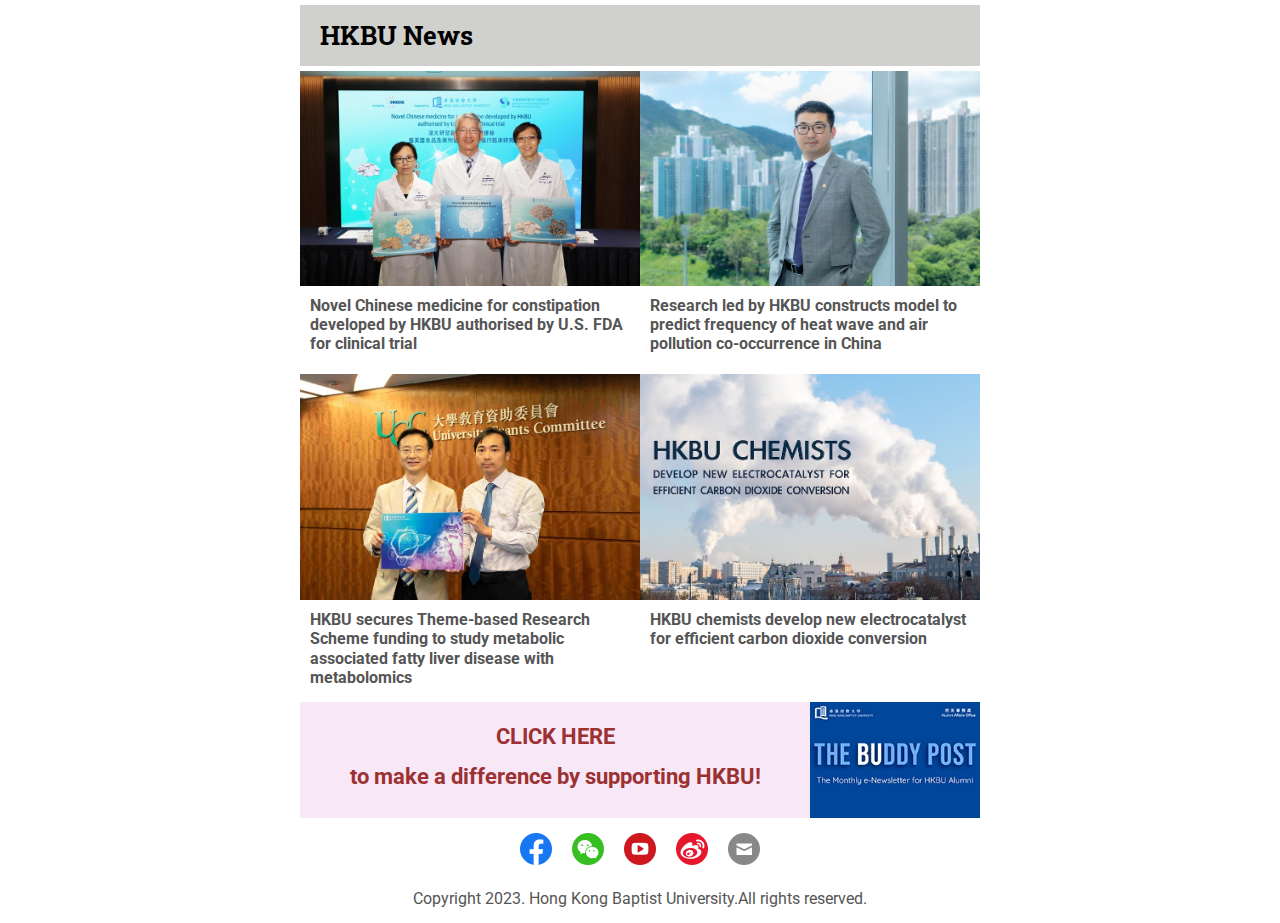
<file: my-new-email.html>
<!DOCTYPE html>

<html lang="en" xmlns:o="urn:schemas-microsoft-com:office:office" xmlns:v="urn:schemas-microsoft-com:vml">

<head>
	<title></title>
	<meta content="text/html; charset=utf-8" http-equiv="Content-Type" />
	<meta content="width=device-width, initial-scale=1.0" name="viewport" />
	<!--[if mso]><xml><o:OfficeDocumentSettings><o:PixelsPerInch>96</o:PixelsPerInch><o:AllowPNG/></o:OfficeDocumentSettings></xml><![endif]--><!--[if !mso]><!-->
	<link href="https://fonts.googleapis.com/css2?family=Roboto+Slab:wght@100;200;300;400;500;600;700;800;900"
		rel="stylesheet" type="text/css" />
	<link href="https://fonts.googleapis.com/css2?family=Roboto:wght@100;400;700;900&display=swap" rel="stylesheet"
		type="text/css" /><!--<![endif]-->
	<style>
		* {
			box-sizing: border-box;
		}

		body {
			margin: 0;
			padding: 0;
		}

		a[x-apple-data-detectors] {
			color: inherit !important;
			text-decoration: inherit !important;
		}

		#MessageViewBody a {
			color: inherit;
			text-decoration: none;
		}

		p {
			line-height: inherit
		}

		.desktop_hide,
		.desktop_hide table {
			mso-hide: all;
			display: none;
			max-height: 0px;
			overflow: hidden;
		}

		.image_block img+div {
			display: none;
		}

		@media (max-width:700px) {
			.desktop_hide table.icons-inner {
				display: inline-block !important;
			}

			.icons-inner {
				text-align: center;
			}

			.icons-inner td {
				margin: 0 auto;
			}

			.image_block img.fullWidth {
				max-width: 100% !important;
			}

			.social_block.desktop_hide .social-table {
				display: inline-block !important;
			}

			.row-content {
				width: 100% !important;
			}

			.stack .column {
				width: 100%;
				display: block;
			}

			.mobile_hide {
				max-width: 0;
				min-height: 0;
				max-height: 0;
				font-size: 0;
				display: none;
				overflow: hidden;
			}

			.desktop_hide,
			.desktop_hide table {
				max-height: none !important;
				display: table !important;
			}

			.reverse {
				width: 100%;
				display: table;
			}

			.reverse .column.first {
				display: table-footer-group !important;
			}

			.reverse .column.last {
				display: table-header-group !important;
			}

			.row-2 td.column.first .border {
				border: 0;
				padding: 25px 5px 5px;
			}

			.row-2 td.column.last .border,
			.row-7 td.column.first .border,
			.row-7 td.column.last .border,
			.row-8 td.column.first .border,
			.row-8 td.column.last .border {
				border: 0;
				padding: 0;
			}
		}

		.Btn {
			width: 45px;
			height: 40px;
			background-color: #DBE9F7;
			outline: none;
			border: none;
		}
		.Btn a{
			text-decoration: none;
			font-size: 16px;
		}
		@media (min-width:768px){
			tr.reverse {
			display: flex;
			flex-direction: row;
			justify-content: space-between;
			align-items: center;
		}
		}
		tr.reverse {
			display: flex;
			flex-direction: row;
			justify-content: space-between;
			align-items: center;
		}
		
	</style>
</head>

<body style="text-size-adjust: none; background-color: #fff; margin: 0; padding: 0;">
	<table border="0" cellpadding="0" cellspacing="0" class="nl-container" role="presentation"
		style="mso-table-lspace: 0pt; mso-table-rspace: 0pt; background-color: #fff;" width="100%">
		<tbody>
			<tr>
				<td>
					<table align="center" border="0" cellpadding="0" cellspacing="0" class="row row-1"
						role="presentation" style="mso-table-lspace: 0pt; mso-table-rspace: 0pt;" width="100%">
						<tbody>
							<tr>
								<td>
									<table align="center" border="0" cellpadding="0" cellspacing="0"
										class="row-content stack" role="presentation"
										style="mso-table-lspace: 0pt; mso-table-rspace: 0pt; color: #000; width: 680px; margin: 0 auto;"
										width="680">
										<tbody>
											<tr>
												<td class="column column-1"
													style="mso-table-lspace: 0pt; mso-table-rspace: 0pt; text-align: left; font-weight: 400; padding-bottom: 5px; padding-top: 5px; vertical-align: top; border-top: 0px; border-right: 0px; border-bottom: 0px; border-left: 0px;"
													width="100%">
													<div class="spacer_block block-1"
														style="height:25px;line-height:25px;font-size:1px;"> </div>
												</td>
											</tr>
										</tbody>
									</table>
								</td>
							</tr>
						</tbody>
					</table>
					<table align="center" border="0" cellpadding="0" cellspacing="0" class="row row-2"
						role="presentation"
						style="mso-table-lspace: 0pt; mso-table-rspace: 0pt; background-color: #ffffff;" width="100%">
						<tbody>
							<tr>
								<td>
									<table align="center" border="0" cellpadding="0" cellspacing="0"
										class="row-content stack" role="presentation"
										style="mso-table-lspace: 0pt; mso-table-rspace: 0pt; color: #000; background-color: #fff; width: 680px; margin: 0 auto;"
										width="680">
										<tbody>
											<tr class="reverse">
												<td class="column column-1 first"
													style="mso-table-lspace: 0pt; mso-table-rspace: 0pt; text-align: left; font-weight: 400;padding-left: 5px; padding-right: 5px; padding-top: 0px; vertical-align: top; border-top: 0px; border-right: 0px; border-bottom: 0px; border-left: 0px; background-color: #F2EDC3; padding: 15px 0px;"
													width="30%">
													<div class="border">
														<table border="0" cellpadding="0" cellspacing="0"
															class="image_block block-1" role="presentation"
															style="mso-table-lspace: 0pt; mso-table-rspace: 0pt;"
															width="100%">
															<tr>
																<td class="pad"
																	style="width:100%;padding-right:0px;padding-left:0px; text-align: center;">
																	<a href="https://foundation.hkbu.edu.hk/en/donation"
																		style="text-decoration:none;display:inline-block;color:#353535;border-radius:21px;width:auto;border-top:1px solid transparent;font-weight:900;border-right:1px solid transparent;border-bottom:1px solid transparent;border-left:1px solid transparent;padding-top:0px;padding-bottom:0px;font-family:'Roboto Slab', Arial, 'Helvetica Neue', Helvetica, sans-serif;font-size:23px;text-align:center;mso-border-alt:none;word-break:keep-all;"
																		target="_blank"><span
																			style="padding-left:0px;padding-right:0px;font-size:23px;display:inline-block;letter-spacing:4px;"><span
																				style="word-break: break-word; line-height: 41.4px;">GIVE
																				NOW</span></span></a>
																</td>
															</tr>
														</table>
													</div>
												</td>

												<td class="column column-2 middle"
													style="mso-table-lspace: 0pt; mso-table-rspace: 0pt; text-align: left; font-weight: 400; padding-bottom: 5px; padding-left: 5px; padding-right: 5px; padding-top: 0px; vertical-align: top; border-top: 0px; border-right: 0px; border-bottom: 0px; border-left: 0px;"
													width="40%">
													<div class="border">
														<table border="0" cellpadding="0" cellspacing="0"
															class="image_block block-1" role="presentation"
															style="mso-table-lspace: 0pt; mso-table-rspace: 0pt;"
															width="100%">
															<tr>
																<td class="pad"
																	style="width:100%;padding-right:0px;padding-left:0px;">
																	<div align="center" class="alignment"
																		style="line-height:10px"><img alt="Old Places"
																			class="fullWidth"
																			src="images/logo-color-72dpi-RGB.png"
																			style="height: auto; display: block; border: 0; max-width: 232px; width: 100%;"
																			title="Old Places" width="232" /></div>
																</td>
															</tr>
														</table>
													</div>
												</td>
												<td class="column column-3 last"
													style="mso-table-lspace: 0pt; mso-table-rspace: 0pt; text-align: left; font-weight: 400; vertical-align: top; border-top: 0px; border-right: 0px; border-bottom: 0px; border-left: 0px;"
													width="30%">
													<div class="border">
														<table border="0" cellpadding="0" cellspacing="0"
															class="text_block block-1" role="presentation"
															style="mso-table-lspace: 0pt; mso-table-rspace: 0pt; word-break: break-word;"
															width="100%">
															<tr>
																<td class="pad"
																	style="padding-left:20px;padding-right:20px;text-align: right; padding-bottom: 10px;">
																	<button class="Btn"><a href="#">繁</a></button> <button
																		class="Btn"><a href="#">简</a></button> <button
																		class="Btn"><a href="#">Eng</a></button>
																</td>
															</tr>
														</table>


														<table border="0" cellpadding="0" cellspacing="0"
															class="text_block block-1" role="presentation"
															style="mso-table-lspace: 0pt; mso-table-rspace: 0pt; word-break: break-word;"
															width="100%">
															<tr>
																<td class="pad"
																	style="padding-left:20px;padding-right:20px;">
																	<div style="font-family: Arial, sans-serif">
																		<div class=""
																			style="font-size: 12px; font-family: 'Roboto Slab', Arial, 'Helvetica Neue', Helvetica, sans-serif; mso-line-height-alt: 14.399999999999999px; color: #1d1c1d; line-height: 1.2;">
																			<p
																				style="margin: 0; font-size: 14px; text-align: right; mso-line-height-alt: 16.8px;">
																				<span
																					style="color:#000000;font-size:20px;"><strong><span
																							style="">27 July
																							2023</span></strong></span>
																			</p>
																		</div>
																	</div>
																</td>
															</tr>
														</table>

													</div>
												</td>
											</tr>
										</tbody>
									</table>
								</td>
							</tr>
						</tbody>
					</table>
					<table align="center" border="0" cellpadding="0" cellspacing="0" class="row row-3"
						role="presentation" style="mso-table-lspace: 0pt; mso-table-rspace: 0pt;" width="100%">
						<tbody>
							<tr>
								<td>
									<table align="center" border="0" cellpadding="0" cellspacing="0"
										class="row-content stack" role="presentation"
										style="mso-table-lspace: 0pt; mso-table-rspace: 0pt; color: #000; width: 680px; margin: 0 auto;"
										width="680px">
										<tbody>
											<tr>
												<td class="column column-1"
													style="mso-table-lspace: 0pt; mso-table-rspace: 0pt; text-align: left; font-weight: 400; background-color: #f8e7f7; padding-bottom: 5px; padding-top: 5px; vertical-align: top; border-top: 0px; border-right: 0px; border-bottom: 0px; border-left: 0px;"
													width="100%">
													<table border="0" cellpadding="0" cellspacing="0"
														class="text_block block-1" role="presentation"
														style="mso-table-lspace: 0pt; mso-table-rspace: 0pt; word-break: break-word;"
														width="100%">
														<tr>
															<td class="pad"
																style="padding-left:20px;padding-right:20px;padding-top:10px;">
																<div style="font-family: Arial, sans-serif">
																	<div class=""
																		style="font-size: 12px; font-family: 'Roboto Slab', Arial, 'Helvetica Neue', Helvetica, sans-serif; mso-line-height-alt: 14.399999999999999px; color: #1d1c1d; line-height: 1.2;">
																		<p
																			style="margin: 0; font-size: 14px; text-align: left; mso-line-height-alt: 16.8px;">
																			<span
																				style="color:#000000;font-size:26px;"><strong><span
																						style="">Foundation
																						News</span></strong></span>
																		</p>
																	</div>
																</div>
															</td>
														</tr>
													</table>
												</td>
											</tr>
										</tbody>
									</table>
								</td>
							</tr>
						</tbody>
					</table>
					<table align="center" border="0" cellpadding="0" cellspacing="0" class="row row-4"
						role="presentation" style="mso-table-lspace: 0pt; mso-table-rspace: 0pt;" width="100%">
						<tbody>
							<tr>
								<td>
									<table align="center" border="0" cellpadding="0" cellspacing="0"
										class="row-content stack" role="presentation"
										style="mso-table-lspace: 0pt; mso-table-rspace: 0pt; color: #000; width: 680px; margin: 0 auto;"
										width="680">
										<tbody>
											<tr>
												<td class="column column-1"
													style="mso-table-lspace: 0pt; mso-table-rspace: 0pt; text-align: left; font-weight: 400; padding-bottom: 5px; padding-top: 5px; vertical-align: top; border-top: 0px; border-right: 0px; border-bottom: 0px; border-left: 0px;"
													width="100%">
													<table border="0" cellpadding="0" cellspacing="0"
														class="image_block block-1" role="presentation"
														style="mso-table-lspace: 0pt; mso-table-rspace: 0pt;"
														width="100%">
														<tr>
															<td class="pad"
																style="width:100%;padding-right:0px;padding-left:0px;">
																<div align="center" class="alignment"
																	style="line-height:10px"><a
																		href="https://foundation.hkbu.edu.hk/en/node/13273"
																		style="outline:none" tabindex="-1"
																		target="_blank"><img class="fullWidth"
																			src="images/NVDA800400.png"
																			style="height: auto; display: block; border: 0; max-width: 646px; width: 100%;"
																			width="646" /></a></div>
															</td>
														</tr>
													</table>
													<table border="0" cellpadding="0" cellspacing="0"
														class="text_block block-2" role="presentation"
														style="mso-table-lspace: 0pt; mso-table-rspace: 0pt; word-break: break-word;"
														width="100%">
														<tr>
															<td class="pad"
																style="padding-bottom:10px;padding-left:20px;padding-right:20px;padding-top:10px;">
																<div style="font-family: Arial, sans-serif">
																	<div class=""
																		style="font-size: 12px; font-family: 'Roboto Slab', Arial, 'Helvetica Neue', Helvetica, sans-serif; mso-line-height-alt: 14.399999999999999px; color: #1d1c1d; line-height: 1.2;">
																		<p
																			style="margin: 0; font-size: 14px; text-align: left; mso-line-height-alt: 16.8px;">
																			<span style="font-size:20px;"><strong>HKBU
																					receives support from NVIDIA for two
																					research projects</strong></span>
																		</p>
																	</div>
																</div>
															</td>
														</tr>
													</table>
												</td>
											</tr>
										</tbody>
									</table>
								</td>
							</tr>
						</tbody>
					</table>
					<table align="center" border="0" cellpadding="0" cellspacing="0" class="row row-5"
						role="presentation"
						style="mso-table-lspace: 0pt; mso-table-rspace: 0pt; background-color: #ffffff;" width="100%">
						<tbody>
							<tr>
								<td>
									<table align="center" border="0" cellpadding="0" cellspacing="0"
										class="row-content stack" role="presentation"
										style="mso-table-lspace: 0pt; mso-table-rspace: 0pt; color: #000; width: 680px; margin: 0 auto;"
										width="680">
										<tbody>
											<tr>
												<td class="column column-1"
													style="mso-table-lspace: 0pt; mso-table-rspace: 0pt; text-align: left; font-weight: 400; padding-bottom: 5px; padding-top: 5px; vertical-align: top; border-top: 0px; border-right: 0px; border-bottom: 0px; border-left: 0px;"
													width="100%">
													<table border="0" cellpadding="0" cellspacing="0"
														class="image_block block-1" role="presentation"
														style="mso-table-lspace: 0pt; mso-table-rspace: 0pt;"
														width="100%">
														<tr>
															<td class="pad"
																style="width:100%;padding-right:0px;padding-left:0px;">
																<div align="center" class="alignment"
																	style="line-height:10px"><img class="fullWidth"
																		src="images/BOC800400.png"
																		style="height: auto; display: block; border: 0; max-width: 646px; width: 100%;"
																		width="646" /></div>
															</td>
														</tr>
													</table>
													<table border="0" cellpadding="0" cellspacing="0"
														class="text_block block-2" role="presentation"
														style="mso-table-lspace: 0pt; mso-table-rspace: 0pt; word-break: break-word;"
														width="100%">
														<tr>
															<td class="pad"
																style="padding-bottom:10px;padding-left:20px;padding-right:20px;padding-top:10px;">
																<div style="font-family: Arial, sans-serif">
																	<div class=""
																		style="font-size: 12px; font-family: 'Roboto Slab', Arial, 'Helvetica Neue', Helvetica, sans-serif; mso-line-height-alt: 14.399999999999999px; color: #1d1c1d; line-height: 1.2;">
																		<p
																			style="margin: 0; font-size: 14px; text-align: left; mso-line-height-alt: 16.8px;">
																			<span style="font-size:20px;"><strong>Bank
																					of China (Hong Kong) supports HKBU
																					scholarships and bursaries for 25
																					consecutive years</strong></span>
																		</p>
																	</div>
																</div>
															</td>
														</tr>
													</table>
												</td>
											</tr>
										</tbody>
									</table>
								</td>
							</tr>
						</tbody>
					</table>
					<table align="center" border="0" cellpadding="0" cellspacing="0" class="row row-6"
						role="presentation"
						style="mso-table-lspace: 0pt; mso-table-rspace: 0pt; background-color: #ffffff;" width="100%">
						<tbody>
							<tr>
								<td>
									<table align="center" border="0" cellpadding="0" cellspacing="0"
										class="row-content stack" role="presentation"
										style="mso-table-lspace: 0pt; mso-table-rspace: 0pt; color: #000; width: 680px; margin: 0 auto;"
										width="680">
										<tbody>
											<tr>
												<td class="column column-1"
													style="mso-table-lspace: 0pt; mso-table-rspace: 0pt; text-align: left; font-weight: 400; padding-bottom: 5px; padding-top: 5px; vertical-align: top; border-top: 0px; border-right: 0px; border-bottom: 0px; border-left: 0px;"
													width="100%">
													<table border="0" cellpadding="0" cellspacing="0"
														class="image_block block-1" role="presentation"
														style="mso-table-lspace: 0pt; mso-table-rspace: 0pt;"
														width="100%">
														<tr>
															<td class="pad"
																style="width:100%;padding-right:0px;padding-left:0px;">
																<div align="center" class="alignment"
																	style="line-height:10px"><a
																		href="https://foundation.hkbu.edu.hk/en/node/13401"
																		style="outline:none" tabindex="-1"
																		target="_blank"><img class="fullWidth"
																			src="images/FN_Choirx800400.png"
																			style="height: auto; display: block; border: 0; max-width: 646px; width: 100%;"
																			width="646" /></a></div>
															</td>
														</tr>
													</table>
													<table border="0" cellpadding="0" cellspacing="0"
														class="text_block block-2" role="presentation"
														style="mso-table-lspace: 0pt; mso-table-rspace: 0pt; word-break: break-word;"
														width="100%">
														<tr>
															<td class="pad"
																style="padding-bottom:10px;padding-left:20px;padding-right:20px;padding-top:10px;">
																<div style="font-family: Arial, sans-serif">
																	<div class=""
																		style="font-size: 12px; font-family: 'Roboto Slab', Arial, 'Helvetica Neue', Helvetica, sans-serif; mso-line-height-alt: 14.399999999999999px; color: #1d1c1d; line-height: 1.2;">
																		<p
																			style="margin: 0; font-size: 14px; text-align: left; mso-line-height-alt: 16.8px;">
																			<span style="font-size:20px;"><strong>HKBU
																					receives further donation from The
																					Hong Kong Children’s Choir for
																					scholarship</strong></span>
																		</p>
																	</div>
																</div>
															</td>
														</tr>
													</table>
													<div class="spacer_block block-3"
														style="height:20px;line-height:20px;font-size:1px;"> </div>
												</td>
											</tr>
										</tbody>
									</table>
								</td>
							</tr>
						</tbody>
					</table>
					<table align="center" border="0" cellpadding="0" cellspacing="0" class="row row-7"
						role="presentation" style="mso-table-lspace: 0pt; mso-table-rspace: 0pt;" width="100%">
						<tbody>
							<tr>
								<td>
									<table align="center" border="0" cellpadding="0" cellspacing="0"
										class="row-content stack" role="presentation"
										style="mso-table-lspace: 0pt; mso-table-rspace: 0pt; color: #000; background-color: #edf5ff; width: 680px; margin: 0 auto;"
										width="680">
										<tbody>
											<tr class="reverse">
												<td class="column column-1 last"
													style="mso-table-lspace: 0pt; mso-table-rspace: 0pt; text-align: left; font-weight: 400; vertical-align: top; border-top: 0px; border-right: 0px; border-bottom: 0px; border-left: 0px;"
													width="100%">
													<div class="border">
														<table border="0" cellpadding="0" cellspacing="0"
															class="text_block block-1" role="presentation"
															style="mso-table-lspace: 0pt; mso-table-rspace: 0pt; word-break: break-word;"
															width="100%">
															<tr>
																<td class="pad"
																	style="padding-bottom:10px;padding-left:20px;padding-right:20px;padding-top:10px;">
																	<div style="font-family: Arial, sans-serif">
																		<div class=""
																			style="font-size: 12px; font-family: 'Roboto Slab', Arial, 'Helvetica Neue', Helvetica, sans-serif; mso-line-height-alt: 14.399999999999999px; color: #1d1c1d; line-height: 1.2;">
																			<p
																				style="margin: 0; font-size: 14px; text-align: left; mso-line-height-alt: 16.8px;">
																				<span
																					style="color:#000000;font-size:26px;"><strong><span
																							style="">Members in
																							Focus</span></strong></span>
																			</p>
																		</div>
																	</div>
																</td>
															</tr>
														</table>
													</div>
												</td>
											</tr>
										</tbody>
									</table>
								</td>
							</tr>
						</tbody>
					</table>
					<table align="center" border="0" cellpadding="0" cellspacing="0" class="row row-8"
						role="presentation" style="mso-table-lspace: 0pt; mso-table-rspace: 0pt;" width="100%">
						<tbody>
							<tr>
								<td>
									<table align="center" border="0" cellpadding="0" cellspacing="0"
										class="row-content stack" role="presentation"
										style="mso-table-lspace: 0pt; mso-table-rspace: 0pt; color: #000; background-color: #edf5ff; width: 680px; margin: 0 auto;"
										width="680">
										<tbody>
											<tr class="reverse">
												<td class="column column-1 first"
													style="mso-table-lspace: 0pt; mso-table-rspace: 0pt; text-align: left; font-weight: 400; vertical-align: top; border-top: 0px; border-right: 0px; border-bottom: 0px; border-left: 0px;"
													width="41.666666666666664%">
													<div class="border">
														<table border="0" cellpadding="0" cellspacing="0"
															class="image_block block-1" role="presentation"
															style="mso-table-lspace: 0pt; mso-table-rspace: 0pt;"
															width="100%">
															<tr>
																<td class="pad"
																	style="width:100%;padding-right:0px;padding-left:0px;">
																	<div align="center" class="alignment"
																		style="line-height:10px"><a
																			href="https://foundation.hkbu.edu.hk/en/node/13379"
																			style="outline:none" tabindex="-1"
																			target="_blank"><img alt="Old Places"
																				class="fullWidth" src="images/a3.png"
																				style="height: auto; display: block; border: 0; max-width: 283.33333333333337px; width: 100%;"
																				title="Old Places"
																				width="283.33333333333337" /></a></div>
																</td>
															</tr>
														</table>
														<div class="spacer_block block-2"
															style="height:25px;line-height:25px;font-size:1px;"> </div>
													</div>
												</td>
												<td class="column column-2 last"
													style="mso-table-lspace: 0pt; mso-table-rspace: 0pt; text-align: left; font-weight: 400; vertical-align: top; border-top: 0px; border-right: 0px; border-bottom: 0px; border-left: 0px;"
													width="58.333333333333336%">
													<div class="border">
														<table border="0" cellpadding="0" cellspacing="0"
															class="text_block block-1" role="presentation"
															style="mso-table-lspace: 0pt; mso-table-rspace: 0pt; word-break: break-word;"
															width="100%">
															<tr>
																<td class="pad"
																	style="padding-bottom:10px;padding-left:20px;padding-right:20px;padding-top:10px;">
																	<div style="font-family: sans-serif">
																		<div class=""
																			style="font-size: 12px; font-family: Arial, Helvetica Neue, Helvetica, sans-serif; mso-line-height-alt: 14.399999999999999px; color: #1d1c1d; line-height: 1.2;">
																			<p
																				style="margin: 0; font-size: 24px; mso-line-height-alt: 28.799999999999997px;">
																				<span style="font-size:28px;"><strong>Dr.
																						Aron Harilela: </strong></span>
																			</p>
																			<p
																				style="margin: 0; font-size: 24px; mso-line-height-alt: 28.799999999999997px;">
																				<span style="font-size:24px;"><strong><span
																							style="">Diversity for
																							betterment of
																							society</span></strong></span>
																			</p>
																		</div>
																	</div>
																</td>
															</tr>
														</table>
														<table border="0" cellpadding="0" cellspacing="0"
															class="text_block block-2" role="presentation"
															style="mso-table-lspace: 0pt; mso-table-rspace: 0pt; word-break: break-word;"
															width="100%">
															<tr>
																<td class="pad"
																	style="padding-bottom:10px;padding-left:20px;padding-right:20px;padding-top:10px;">
																	<div
																		style="font-family: Tahoma, Verdana, sans-serif">
																		<div class=""
																			style="font-size: 12px; font-family: 'Roboto', Tahoma, Verdana, Segoe, sans-serif; mso-line-height-alt: 18px; color: #97999b; line-height: 1.5;">
																			<p
																				style="margin: 0; font-size: 14px; text-align: left; mso-line-height-alt: 24px;">
																				<span
																					style="font-size:16px;color:#525252;">Society
																					is changing, and in order to address
																					its diverse interests, educational
																					institutions need to respond
																					promptly to the demands arising for
																					sustaining this advance.</span>
																			</p>
																		</div>
																	</div>
																</td>
															</tr>
														</table>
													</div>
												</td>
											</tr>
										</tbody>
									</table>
								</td>
							</tr>
						</tbody>
					</table>
					<table align="center" border="0" cellpadding="0" cellspacing="0" class="row row-9"
						role="presentation"
						style="mso-table-lspace: 0pt; mso-table-rspace: 0pt; background-color: #ffffff;" width="100%">
						<tbody>
							<tr>
								<td>
									<table align="center" border="0" cellpadding="0" cellspacing="0"
										class="row-content stack" role="presentation"
										style="mso-table-lspace: 0pt; mso-table-rspace: 0pt; color: #000; width: 680px; margin: 0 auto;"
										width="680">
										<tbody>
											<tr>
												<td class="column column-1"
													style="mso-table-lspace: 0pt; mso-table-rspace: 0pt; text-align: left; font-weight: 400; padding-bottom: 5px; padding-top: 5px; vertical-align: top; border-top: 0px; border-right: 0px; border-bottom: 0px; border-left: 0px;"
													width="100%">
													<div class="spacer_block block-1"
														style="height:30px;line-height:30px;font-size:1px;"> </div>
												</td>
											</tr>
										</tbody>
									</table>
								</td>
							</tr>
						</tbody>
					</table>
					<table align="center" border="0" cellpadding="0" cellspacing="0" class="row row-10"
						role="presentation" style="mso-table-lspace: 0pt; mso-table-rspace: 0pt;" width="100%">
						<tbody>
							<tr>
								<td>
									<table align="center" border="0" cellpadding="0" cellspacing="0"
										class="row-content stack" role="presentation"
										style="mso-table-lspace: 0pt; mso-table-rspace: 0pt; color: #000; background-color: #f3edc4; width: 680px; margin: 0 auto;"
										width="680">
										<tbody>
											<tr>
												<td class="column column-1"
													style="mso-table-lspace: 0pt; mso-table-rspace: 0pt; text-align: left; font-weight: 400; padding-bottom: 5px; padding-top: 5px; vertical-align: top; border-top: 0px; border-right: 0px; border-bottom: 0px; border-left: 0px;"
													width="100%">
													<table border="0" cellpadding="0" cellspacing="0"
														class="text_block block-1" role="presentation"
														style="mso-table-lspace: 0pt; mso-table-rspace: 0pt; word-break: break-word;"
														width="100%">
														<tr>
															<td class="pad"
																style="padding-bottom:10px;padding-left:20px;padding-right:20px;padding-top:10px;">
																<div style="font-family: Arial, sans-serif">
																	<div class=""
																		style="font-size: 12px; font-family: 'Roboto Slab', Arial, 'Helvetica Neue', Helvetica, sans-serif; mso-line-height-alt: 14.399999999999999px; color: #1d1c1d; line-height: 1.2;">
																		<p
																			style="margin: 0; font-size: 14px; text-align: left; mso-line-height-alt: 16.8px;">
																			<span
																				style="color:#000000;font-size:26px;"><strong><span
																						style="">Members'
																						Updates</span></strong></span>
																		</p>
																	</div>
																</div>
															</td>
														</tr>
													</table>
												</td>
											</tr>
										</tbody>
									</table>
								</td>
							</tr>
						</tbody>
					</table>
					<table align="center" border="0" cellpadding="0" cellspacing="0" class="row row-11"
						role="presentation" style="mso-table-lspace: 0pt; mso-table-rspace: 0pt;" width="100%">
						<tbody>
							<tr>
								<td>
									<table align="center" border="0" cellpadding="0" cellspacing="0"
										class="row-content stack" role="presentation"
										style="mso-table-lspace: 0pt; mso-table-rspace: 0pt; color: #000; width: 680px; margin: 0 auto;"
										width="680">
										<tbody>
											<tr>
												<td class="column column-1"
													style="mso-table-lspace: 0pt; mso-table-rspace: 0pt; text-align: left; font-weight: 400; padding-bottom: 5px; padding-top: 5px; vertical-align: top; border-top: 0px; border-right: 0px; border-bottom: 0px; border-left: 0px;"
													width="50%">
													<table border="0" cellpadding="0" cellspacing="0"
														class="image_block block-1" role="presentation"
														style="mso-table-lspace: 0pt; mso-table-rspace: 0pt;"
														width="100%">
														<tr>
															<td class="pad" style="width:100%;">
																<div align="center" class="alignment"
																	style="line-height:10px"><img alt="I'm an image"
																		src="images/MU_JASx450.png"
																		style="height: auto; display: block; border: 0; max-width: 340px; width: 100%;"
																		title="I'm an image" width="340" /></div>
															</td>
														</tr>
													</table>
													<table border="0" cellpadding="10" cellspacing="0"
														class="text_block block-2" role="presentation"
														style="mso-table-lspace: 0pt; mso-table-rspace: 0pt; word-break: break-word;"
														width="100%">
														<tr>
															<td class="pad">
																<div style="font-family: Tahoma, Verdana, sans-serif">
																	<div class=""
																		style="font-size: 12px; font-family: 'Roboto', Tahoma, Verdana, Segoe, sans-serif; mso-line-height-alt: 14.399999999999999px; color: #555555; line-height: 1.2;">
																		<p
																			style="margin: 0; font-size: 16px; text-align: left; mso-line-height-alt: 19.2px;">
																			<strong>Fourth Jao Link Sharing</strong>
																		</p>
																	</div>
																</div>
															</td>
														</tr>
													</table>
												</td>
												<td class="column column-2"
													style="mso-table-lspace: 0pt; mso-table-rspace: 0pt; text-align: left; font-weight: 400; padding-bottom: 5px; padding-top: 5px; vertical-align: top; border-top: 0px; border-right: 0px; border-bottom: 0px; border-left: 0px;"
													width="50%">
													<table border="0" cellpadding="0" cellspacing="0"
														class="image_block block-1" role="presentation"
														style="mso-table-lspace: 0pt; mso-table-rspace: 0pt;"
														width="100%">
														<tr>
															<td class="pad" style="width:100%;">
																<div align="center" class="alignment"
																	style="line-height:10px"><img alt="I'm an image"
																		src="images/bk.jpg"
																		style="height: auto; display: block; border: 0; max-width: 340px; width: 100%;"
																		title="I'm an image" width="340" /></div>
															</td>
														</tr>
													</table>
													<table border="0" cellpadding="10" cellspacing="0"
														class="text_block block-2" role="presentation"
														style="mso-table-lspace: 0pt; mso-table-rspace: 0pt; word-break: break-word;"
														width="100%">
														<tr>
															<td class="pad">
																<div style="font-family: Tahoma, Verdana, sans-serif">
																	<div class=""
																		style="font-size: 12px; font-family: 'Roboto', Tahoma, Verdana, Segoe, sans-serif; mso-line-height-alt: 14.399999999999999px; color: #555555; line-height: 1.2;">
																		<p
																			style="margin: 0; font-size: 16px; text-align: left; mso-line-height-alt: 19.2px;">
																			<strong>New book records the history and
																				culture of penjing in Hong Kong</strong>
																		</p>
																	</div>
																</div>
															</td>
														</tr>
													</table>
												</td>
											</tr>
										</tbody>
									</table>
								</td>
							</tr>
						</tbody>
					</table>
					<table align="center" border="0" cellpadding="0" cellspacing="0" class="row row-12"
						role="presentation" style="mso-table-lspace: 0pt; mso-table-rspace: 0pt;" width="100%">
						<tbody>
							<tr>
								<td>
									<table align="center" border="0" cellpadding="0" cellspacing="0"
										class="row-content stack" role="presentation"
										style="mso-table-lspace: 0pt; mso-table-rspace: 0pt; color: #000; width: 680px; margin: 0 auto;"
										width="680">
										<tbody>
											<tr>
												<td class="column column-1"
													style="mso-table-lspace: 0pt; mso-table-rspace: 0pt; text-align: left; font-weight: 400; padding-bottom: 5px; padding-top: 5px; vertical-align: top; border-top: 0px; border-right: 0px; border-bottom: 0px; border-left: 0px;"
													width="50%">
													<table border="0" cellpadding="0" cellspacing="0"
														class="image_block block-1" role="presentation"
														style="mso-table-lspace: 0pt; mso-table-rspace: 0pt;"
														width="100%">
														<tr>
															<td class="pad" style="width:100%;">
																<div align="center" class="alignment"
																	style="line-height:10px"><img alt="I'm an image"
																		src="images/2p.jpg"
																		style="height: auto; display: block; border: 0; max-width: 340px; width: 100%;"
																		title="I'm an image" width="340" /></div>
															</td>
														</tr>
													</table>
													<table border="0" cellpadding="10" cellspacing="0"
														class="text_block block-2" role="presentation"
														style="mso-table-lspace: 0pt; mso-table-rspace: 0pt; word-break: break-word;"
														width="100%">
														<tr>
															<td class="pad">
																<div style="font-family: Tahoma, Verdana, sans-serif">
																	<div class=""
																		style="font-size: 12px; font-family: 'Roboto', Tahoma, Verdana, Segoe, sans-serif; mso-line-height-alt: 14.399999999999999px; color: #555555; line-height: 1.2;">
																		<p
																			style="margin: 0; font-size: 16px; text-align: left; mso-line-height-alt: 19.2px;">
																			<strong>Two members of HKBU community
																				appointed as Members of Elderly
																				Commission</strong>
																		</p>
																	</div>
																</div>
															</td>
														</tr>
													</table>
												</td>
												<td class="column column-2"
													style="mso-table-lspace: 0pt; mso-table-rspace: 0pt; text-align: left; font-weight: 400; padding-bottom: 5px; padding-top: 5px; vertical-align: top; border-top: 0px; border-right: 0px; border-bottom: 0px; border-left: 0px;"
													width="50%">
													<table border="0" cellpadding="0" cellspacing="0"
														class="image_block block-1" role="presentation"
														style="mso-table-lspace: 0pt; mso-table-rspace: 0pt;"
														width="100%">
														<tr>
															<td class="pad" style="width:100%;">
																<div align="center" class="alignment"
																	style="line-height:10px"><img alt="I'm an image"
																		src="images/MU_GBAx450.png"
																		style="height: auto; display: block; border: 0; max-width: 340px; width: 100%;"
																		title="I'm an image" width="340" /></div>
															</td>
														</tr>
													</table>
													<table border="0" cellpadding="10" cellspacing="0"
														class="text_block block-2" role="presentation"
														style="mso-table-lspace: 0pt; mso-table-rspace: 0pt; word-break: break-word;"
														width="100%">
														<tr>
															<td class="pad">
																<div style="font-family: Tahoma, Verdana, sans-serif">
																	<div class=""
																		style="font-size: 12px; font-family: 'Roboto', Tahoma, Verdana, Segoe, sans-serif; mso-line-height-alt: 14.399999999999999px; color: #555555; line-height: 1.2;">
																		<p
																			style="margin: 0; font-size: 16px; text-align: left; mso-line-height-alt: 19.2px;">
																			<strong>Literary activities of Creating
																				“Culture-Based Greater Bay Area”
																				Project</strong>
																		</p>
																	</div>
																</div>
															</td>
														</tr>
													</table>
												</td>
											</tr>
										</tbody>
									</table>
								</td>
							</tr>
						</tbody>
					</table>
					<table align="center" border="0" cellpadding="0" cellspacing="0" class="row row-13"
						role="presentation"
						style="mso-table-lspace: 0pt; mso-table-rspace: 0pt; background-color: #ffffff;" width="100%">
						<tbody>
							<tr>
								<td>
									<table align="center" border="0" cellpadding="0" cellspacing="0"
										class="row-content stack" role="presentation"
										style="mso-table-lspace: 0pt; mso-table-rspace: 0pt; color: #000; width: 680px; margin: 0 auto;"
										width="680">
										<tbody>
											<tr>
												<td class="column column-1"
													style="mso-table-lspace: 0pt; mso-table-rspace: 0pt; text-align: left; font-weight: 400; padding-bottom: 5px; padding-top: 5px; vertical-align: top; border-top: 0px; border-right: 0px; border-bottom: 0px; border-left: 0px;"
													width="100%">
													<div class="spacer_block block-1"
														style="height:30px;line-height:30px;font-size:1px;"> </div>
												</td>
											</tr>
										</tbody>
									</table>
								</td>
							</tr>
						</tbody>
					</table>
					<table align="center" border="0" cellpadding="0" cellspacing="0" class="row row-14"
						role="presentation" style="mso-table-lspace: 0pt; mso-table-rspace: 0pt;" width="100%">
						<tbody>
							<tr>
								<td>
									<table align="center" border="0" cellpadding="0" cellspacing="0"
										class="row-content stack" role="presentation"
										style="mso-table-lspace: 0pt; mso-table-rspace: 0pt; color: #000; width: 680px; margin: 0 auto;"
										width="680">
										<tbody>
											<tr>
												<td class="column column-1"
													style="mso-table-lspace: 0pt; mso-table-rspace: 0pt; text-align: left; font-weight: 400; background-color: #d6e6f8; padding-bottom: 5px; padding-left: 10px; padding-right: 10px; padding-top: 5px; vertical-align: top; border-top: 0px; border-right: 0px; border-bottom: 0px; border-left: 0px;"
													width="50%">
													<table border="0" cellpadding="10" cellspacing="0"
														class="text_block block-1" role="presentation"
														style="mso-table-lspace: 0pt; mso-table-rspace: 0pt; word-break: break-word;"
														width="100%">
														<tr>
															<td class="pad">
																<div style="font-family: Arial, sans-serif">
																	<div class=""
																		style="font-size: 12px; font-family: 'Roboto Slab', Arial, 'Helvetica Neue', Helvetica, sans-serif; mso-line-height-alt: 14.399999999999999px; color: #1d1c1d; line-height: 1.2;">
																		<p
																			style="margin: 0; font-size: 12px; mso-line-height-alt: 14.399999999999999px;">
																			<span style="font-size:26px;"><strong><span
																						style="">Membership
																						Privileges</span></strong></span>
																		</p>
																	</div>
																</div>
															</td>
														</tr>
													</table>
													<table border="0" cellpadding="0" cellspacing="0"
														class="image_block block-2" role="presentation"
														style="mso-table-lspace: 0pt; mso-table-rspace: 0pt;"
														width="100%">
														<tr>
															<td class="pad"
																style="width:100%;padding-right:0px;padding-left:0px;">
																<div align="center" class="alignment"
																	style="line-height:10px"><img alt="I'm an image"
																		src="images/CCOHK_icon_r.jpg"
																		style="height: auto; display: block; border: 0; max-width: 304px; width: 100%;"
																		title="I'm an image" width="304" /></div>
															</td>
														</tr>
													</table>
													<table border="0" cellpadding="10" cellspacing="0"
														class="text_block block-3" role="presentation"
														style="mso-table-lspace: 0pt; mso-table-rspace: 0pt; word-break: break-word;"
														width="100%">
														<tr>
															<td class="pad">
																<div style="font-family: Tahoma, Verdana, sans-serif">
																	<div class=""
																		style="font-size: 12px; font-family: 'Roboto', Tahoma, Verdana, Segoe, sans-serif; mso-line-height-alt: 14.399999999999999px; color: #555555; line-height: 1.2;">
																		<p
																			style="margin: 0; font-size: 16px; text-align: left; mso-line-height-alt: 19.2px;">
																			<strong>20% discount on CCOHK’s
																				performances</strong>
																		</p>
																	</div>
																</div>
															</td>
														</tr>
													</table>
												</td>
												<td class="column column-2"
													style="mso-table-lspace: 0pt; mso-table-rspace: 0pt; text-align: left; font-weight: 400; background-color: #d9f4d9; padding-bottom: 5px; padding-left: 10px; padding-right: 10px; padding-top: 5px; vertical-align: top; border-top: 0px; border-right: 0px; border-bottom: 0px; border-left: 0px;"
													width="50%">
													<table border="0" cellpadding="10" cellspacing="0"
														class="text_block block-1" role="presentation"
														style="mso-table-lspace: 0pt; mso-table-rspace: 0pt; word-break: break-word;"
														width="100%">
														<tr>
															<td class="pad">
																<div style="font-family: Arial, sans-serif">
																	<div class=""
																		style="font-size: 12px; font-family: 'Roboto Slab', Arial, 'Helvetica Neue', Helvetica, sans-serif; mso-line-height-alt: 14.399999999999999px; color: #1d1c1d; line-height: 1.2;">
																		<p
																			style="margin: 0; font-size: 16px; text-align: left; mso-line-height-alt: 19.2px;">
																			<span style="font-size:26px;"><strong>Health
																					Tips</strong></span>
																		</p>
																	</div>
																</div>
															</td>
														</tr>
													</table>
													<table border="0" cellpadding="0" cellspacing="0"
														class="image_block block-2" role="presentation"
														style="mso-table-lspace: 0pt; mso-table-rspace: 0pt;"
														width="100%">
														<tr>
															<td class="pad"
																style="width:100%;padding-right:0px;padding-left:0px;">
																<div align="center" class="alignment"
																	style="line-height:10px"><img alt="I'm an image"
																		src="images/1HT.jpg"
																		style="height: auto; display: block; border: 0; max-width: 304px; width: 100%;"
																		title="I'm an image" width="304" /></div>
															</td>
														</tr>
													</table>
													<table border="0" cellpadding="10" cellspacing="0"
														class="text_block block-3" role="presentation"
														style="mso-table-lspace: 0pt; mso-table-rspace: 0pt; word-break: break-word;"
														width="100%">
														<tr>
															<td class="pad">
																<div style="font-family: Tahoma, Verdana, sans-serif">
																	<div class=""
																		style="font-size: 12px; font-family: 'Roboto', Tahoma, Verdana, Segoe, sans-serif; mso-line-height-alt: 14.399999999999999px; color: #555555; line-height: 1.2;">
																		<p
																			style="margin: 0; font-size: 16px; text-align: left; mso-line-height-alt: 19.2px;">
																			<strong>Why do Chinese medicine
																				practitioners advise patients to avoid
																				raw and cold food? (Chinese version
																				only)</strong>
																		</p>
																	</div>
																</div>
															</td>
														</tr>
													</table>
												</td>
											</tr>
										</tbody>
									</table>
								</td>
							</tr>
						</tbody>
					</table>
					<table align="center" border="0" cellpadding="0" cellspacing="0" class="row row-15"
						role="presentation" style="mso-table-lspace: 0pt; mso-table-rspace: 0pt;" width="100%">
						<tbody>
							<tr>
								<td>
									<table align="center" border="0" cellpadding="0" cellspacing="0"
										class="row-content stack" role="presentation"
										style="mso-table-lspace: 0pt; mso-table-rspace: 0pt; color: #000; width: 680px; margin: 0 auto;"
										width="680">
										<tbody>
											<tr>
												<td class="column column-1"
													style="mso-table-lspace: 0pt; mso-table-rspace: 0pt; text-align: left; font-weight: 400; background-color: #f3edc4; padding-bottom: 5px; padding-left: 10px; padding-right: 10px; padding-top: 5px; vertical-align: top; border-top: 0px; border-right: 0px; border-bottom: 0px; border-left: 0px;"
													width="50%">
													<table border="0" cellpadding="10" cellspacing="0"
														class="text_block block-1" role="presentation"
														style="mso-table-lspace: 0pt; mso-table-rspace: 0pt; word-break: break-word;"
														width="100%">
														<tr>
															<td class="pad">
																<div style="font-family: Arial, sans-serif">
																	<div class=""
																		style="font-size: 12px; font-family: 'Roboto Slab', Arial, 'Helvetica Neue', Helvetica, sans-serif; mso-line-height-alt: 14.399999999999999px; color: #1d1c1d; line-height: 1.2;">
																		<p
																			style="margin: 0; font-size: 12px; mso-line-height-alt: 14.399999999999999px;">
																			<span style="font-size:26px;"><strong><span
																						style="">Multimedia
																						Corner</span></strong></span>
																		</p>
																	</div>
																</div>
															</td>
														</tr>
													</table>
													<table border="0" cellpadding="0" cellspacing="0"
														class="image_block block-2" role="presentation"
														style="mso-table-lspace: 0pt; mso-table-rspace: 0pt;"
														width="100%">
														<tr>
															<td class="pad"
																style="width:100%;padding-right:0px;padding-left:0px;">
																<div align="center" class="alignment"
																	style="line-height:10px"><img alt="I'm an image"
																		src="images/20230531_photo3.jpg"
																		style="height: auto; display: block; border: 0; max-width: 304px; width: 100%;"
																		title="I'm an image" width="304" /></div>
															</td>
														</tr>
													</table>
													<table border="0" cellpadding="10" cellspacing="0"
														class="text_block block-3" role="presentation"
														style="mso-table-lspace: 0pt; mso-table-rspace: 0pt; word-break: break-word;"
														width="100%">
														<tr>
															<td class="pad">
																<div style="font-family: Tahoma, Verdana, sans-serif">
																	<div class=""
																		style="font-size: 12px; font-family: 'Roboto', Tahoma, Verdana, Segoe, sans-serif; mso-line-height-alt: 14.399999999999999px; color: #555555; line-height: 1.2;">
																		<p
																			style="margin: 0; font-size: 16px; text-align: left; mso-line-height-alt: 19.2px;">
																			<strong>Interview with selected fellow of
																				2nd PJF@HKBU – Mr. Alec Chan</strong>
																		</p>
																	</div>
																</div>
															</td>
														</tr>
													</table>
												</td>
												<td class="column column-2"
													style="mso-table-lspace: 0pt; mso-table-rspace: 0pt; text-align: left; font-weight: 400; background-color: #e6e0ef; padding-bottom: 5px; padding-left: 10px; padding-right: 10px; padding-top: 5px; vertical-align: top; border-top: 0px; border-right: 0px; border-bottom: 0px; border-left: 0px;"
													width="50%">
													<table border="0" cellpadding="10" cellspacing="0"
														class="text_block block-1" role="presentation"
														style="mso-table-lspace: 0pt; mso-table-rspace: 0pt; word-break: break-word;"
														width="100%">
														<tr>
															<td class="pad">
																<div style="font-family: Arial, sans-serif">
																	<div class=""
																		style="font-size: 12px; font-family: 'Roboto Slab', Arial, 'Helvetica Neue', Helvetica, sans-serif; mso-line-height-alt: 14.399999999999999px; color: #1d1c1d; line-height: 1.2;">
																		<p
																			style="margin: 0; font-size: 12px; mso-line-height-alt: 14.399999999999999px;">
																			<span style="font-size:26px;"><strong><span
																						style="">Upcoming
																						Activities</span></strong></span>
																		</p>
																	</div>
																</div>
															</td>
														</tr>
													</table>
													<table border="0" cellpadding="0" cellspacing="0"
														class="image_block block-2" role="presentation"
														style="mso-table-lspace: 0pt; mso-table-rspace: 0pt;"
														width="100%">
														<tr>
															<td class="pad"
																style="width:100%;padding-right:0px;padding-left:0px;">
																<div align="center" class="alignment"
																	style="line-height:10px"><img alt="I'm an image"
																		src="images/12.jpg"
																		style="height: auto; display: block; border: 0; max-width: 304px; width: 100%;"
																		title="I'm an image" width="304" /></div>
															</td>
														</tr>
													</table>
													<table border="0" cellpadding="10" cellspacing="0"
														class="text_block block-3" role="presentation"
														style="mso-table-lspace: 0pt; mso-table-rspace: 0pt; word-break: break-word;"
														width="100%">
														<tr>
															<td class="pad">
																<div style="font-family: Tahoma, Verdana, sans-serif">
																	<div class=""
																		style="font-size: 12px; font-family: 'Roboto', Tahoma, Verdana, Segoe, sans-serif; mso-line-height-alt: 14.399999999999999px; color: #555555; line-height: 1.2;">
																		<p
																			style="margin: 0; font-size: 16px; text-align: left; mso-line-height-alt: 19.2px;">
																			<strong>Prof. Tang Chung: Professor Jao
																				Tsung-i and Hong Kong Archaeology
																				Seminar</strong>
																		</p>
																	</div>
																</div>
															</td>
														</tr>
													</table>
												</td>
											</tr>
										</tbody>
									</table>
								</td>
							</tr>
						</tbody>
					</table>
					<table align="center" border="0" cellpadding="0" cellspacing="0" class="row row-16"
						role="presentation"
						style="mso-table-lspace: 0pt; mso-table-rspace: 0pt; background-color: #ffffff;" width="100%">
						<tbody>
							<tr>
								<td>
									<table align="center" border="0" cellpadding="0" cellspacing="0"
										class="row-content stack" role="presentation"
										style="mso-table-lspace: 0pt; mso-table-rspace: 0pt; color: #000; width: 680px; margin: 0 auto;"
										width="680">
										<tbody>
											<tr>
												<td class="column column-1"
													style="mso-table-lspace: 0pt; mso-table-rspace: 0pt; text-align: left; font-weight: 400; padding-bottom: 5px; padding-top: 5px; vertical-align: top; border-top: 0px; border-right: 0px; border-bottom: 0px; border-left: 0px;"
													width="100%">
													<div class="spacer_block block-1"
														style="height:30px;line-height:30px;font-size:1px;"> </div>
												</td>
											</tr>
										</tbody>
									</table>
								</td>
							</tr>
						</tbody>
					</table>
					<table align="center" border="0" cellpadding="0" cellspacing="0" class="row row-17"
						role="presentation" style="mso-table-lspace: 0pt; mso-table-rspace: 0pt;" width="100%">
						<tbody>
							<tr>
								<td>
									<table align="center" border="0" cellpadding="0" cellspacing="0"
										class="row-content stack" role="presentation"
										style="mso-table-lspace: 0pt; mso-table-rspace: 0pt; color: #000; background-color: #d0d0cc; width: 680px; margin: 0 auto;"
										width="680">
										<tbody>
											<tr>
												<td class="column column-1"
													style="mso-table-lspace: 0pt; mso-table-rspace: 0pt; text-align: left; font-weight: 400; padding-bottom: 5px; padding-top: 5px; vertical-align: top; border-top: 0px; border-right: 0px; border-bottom: 0px; border-left: 0px;"
													width="100%">
													<table border="0" cellpadding="0" cellspacing="0"
														class="text_block block-1" role="presentation"
														style="mso-table-lspace: 0pt; mso-table-rspace: 0pt; word-break: break-word;"
														width="100%">
														<tr>
															<td class="pad"
																style="padding-bottom:10px;padding-left:20px;padding-right:20px;padding-top:10px;">
																<div style="font-family: Arial, sans-serif">
																	<div class=""
																		style="font-size: 12px; font-family: 'Roboto Slab', Arial, 'Helvetica Neue', Helvetica, sans-serif; mso-line-height-alt: 14.399999999999999px; color: #1d1c1d; line-height: 1.2;">
																		<p
																			style="margin: 0; font-size: 14px; text-align: left; mso-line-height-alt: 16.8px;">
																			<span
																				style="color:#000000;font-size:26px;"><strong><span
																						style="">HKBU
																						News</span></strong></span>
																		</p>
																	</div>
																</div>
															</td>
														</tr>
													</table>
												</td>
											</tr>
										</tbody>
									</table>
								</td>
							</tr>
						</tbody>
					</table>
					<table align="center" border="0" cellpadding="0" cellspacing="0" class="row row-18"
						role="presentation" style="mso-table-lspace: 0pt; mso-table-rspace: 0pt;" width="100%">
						<tbody>
							<tr>
								<td>
									<table align="center" border="0" cellpadding="0" cellspacing="0"
										class="row-content stack" role="presentation"
										style="mso-table-lspace: 0pt; mso-table-rspace: 0pt; color: #000; width: 680px; margin: 0 auto;"
										width="680">
										<tbody>
											<tr>
												<td class="column column-1"
													style="mso-table-lspace: 0pt; mso-table-rspace: 0pt; text-align: left; font-weight: 400; padding-bottom: 5px; padding-top: 5px; vertical-align: top; border-top: 0px; border-right: 0px; border-bottom: 0px; border-left: 0px;"
													width="50%">
													<table border="0" cellpadding="0" cellspacing="0"
														class="image_block block-1" role="presentation"
														style="mso-table-lspace: 0pt; mso-table-rspace: 0pt;"
														width="100%">
														<tr>
															<td class="pad" style="width:100%;">
																<div align="center" class="alignment"
																	style="line-height:10px"><img alt="I'm an image"
																		src="images/20230725_1a.jpg"
																		style="height: 215px; display: block; border: 0; max-width: 340px; width: 100%;"
																		title="I'm an image" width="340" /></div>
															</td>
														</tr>
													</table>
													<table border="0" cellpadding="10" cellspacing="0"
														class="text_block block-2" role="presentation"
														style="mso-table-lspace: 0pt; mso-table-rspace: 0pt; word-break: break-word;"
														width="100%">
														<tr>
															<td class="pad">
																<div style="font-family: Tahoma, Verdana, sans-serif">
																	<div class=""
																		style="font-size: 12px; font-family: 'Roboto', Tahoma, Verdana, Segoe, sans-serif; mso-line-height-alt: 14.399999999999999px; color: #555555; line-height: 1.2;">
																		<p
																			style="margin: 0; font-size: 16px; text-align: left; mso-line-height-alt: 19.2px;">
																			<strong>Novel Chinese medicine for
																				constipation developed by HKBU
																				authorised by U.S. FDA for clinical
																				trial</strong>
																		</p>
																	</div>
																</div>
															</td>
														</tr>
													</table>
												</td>
												<td class="column column-2"
													style="mso-table-lspace: 0pt; mso-table-rspace: 0pt; text-align: left; font-weight: 400; padding-bottom: 5px; padding-top: 5px; vertical-align: top; border-top: 0px; border-right: 0px; border-bottom: 0px; border-left: 0px;"
													width="50%">
													<table border="0" cellpadding="0" cellspacing="0"
														class="image_block block-1" role="presentation"
														style="mso-table-lspace: 0pt; mso-table-rspace: 0pt;"
														width="100%">
														<tr>
															<td class="pad" style="width:100%;">
																<div align="center" class="alignment"
																	style="line-height:10px"><img alt="I'm an image"
																		src="images/201230723.jpg"
																		style="height: 215px; display: block; border: 0; max-width: 340px; width: 100%;"
																		title="I'm an image" width="340" /></div>
															</td>
														</tr>
													</table>
													<table border="0" cellpadding="10" cellspacing="0"
														class="text_block block-2" role="presentation"
														style="mso-table-lspace: 0pt; mso-table-rspace: 0pt; word-break: break-word;"
														width="100%">
														<tr>
															<td class="pad">
																<div style="font-family: Tahoma, Verdana, sans-serif">
																	<div class=""
																		style="font-size: 12px; font-family: 'Roboto', Tahoma, Verdana, Segoe, sans-serif; mso-line-height-alt: 14.399999999999999px; color: #555555; line-height: 1.2;">
																		<p
																			style="margin: 0; font-size: 16px; text-align: left; mso-line-height-alt: 19.2px;">
																			<strong>Research led by HKBU constructs
																				model to predict frequency of heat wave
																				and air pollution co-occurrence in
																				China</strong>
																		</p>
																	</div>
																</div>
															</td>
														</tr>
													</table>
												</td>
											</tr>
										</tbody>
									</table>
								</td>
							</tr>
						</tbody>
					</table>
					<table align="center" border="0" cellpadding="0" cellspacing="0" class="row row-19"
						role="presentation" style="mso-table-lspace: 0pt; mso-table-rspace: 0pt;" width="100%">
						<tbody>
							<tr>
								<td>
									<table align="center" border="0" cellpadding="0" cellspacing="0"
										class="row-content stack" role="presentation"
										style="mso-table-lspace: 0pt; mso-table-rspace: 0pt; color: #000; width: 680px; margin: 0 auto;"
										width="680">
										<tbody>
											<tr>
												<td class="column column-1"
													style="mso-table-lspace: 0pt; mso-table-rspace: 0pt; text-align: left; font-weight: 400; padding-bottom: 5px; padding-top: 5px; vertical-align: top; border-top: 0px; border-right: 0px; border-bottom: 0px; border-left: 0px;"
													width="50%">
													<table border="0" cellpadding="0" cellspacing="0"
														class="image_block block-1" role="presentation"
														style="mso-table-lspace: 0pt; mso-table-rspace: 0pt;"
														width="100%">
														<tr>
															<td class="pad" style="width:100%;">
																<div align="center" class="alignment"
																	style="line-height:10px"><img alt="I'm an image"
																		src="images/20230713.jpg"
																		style="height: auto; display: block; border: 0; max-width: 340px; width: 100%;"
																		title="I'm an image" width="340" /></div>
															</td>
														</tr>
													</table>
													<table border="0" cellpadding="10" cellspacing="0"
														class="text_block block-2" role="presentation"
														style="mso-table-lspace: 0pt; mso-table-rspace: 0pt; word-break: break-word;"
														width="100%">
														<tr>
															<td class="pad">
																<div style="font-family: Tahoma, Verdana, sans-serif">
																	<div class=""
																		style="font-size: 12px; font-family: 'Roboto', Tahoma, Verdana, Segoe, sans-serif; mso-line-height-alt: 14.399999999999999px; color: #555555; line-height: 1.2;">
																		<p
																			style="margin: 0; font-size: 16px; text-align: left; mso-line-height-alt: 19.2px;">
																			<strong>HKBU secures Theme-based Research
																				Scheme funding to study metabolic
																				associated fatty liver disease with
																				metabolomics</strong>
																		</p>
																	</div>
																</div>
															</td>
														</tr>
													</table>
												</td>
												<td class="column column-2"
													style="mso-table-lspace: 0pt; mso-table-rspace: 0pt; text-align: left; font-weight: 400; padding-bottom: 5px; padding-top: 5px; vertical-align: top; border-top: 0px; border-right: 0px; border-bottom: 0px; border-left: 0px;"
													width="50%">
													<table border="0" cellpadding="0" cellspacing="0"
														class="image_block block-1" role="presentation"
														style="mso-table-lspace: 0pt; mso-table-rspace: 0pt;"
														width="100%">
														<tr>
															<td class="pad" style="width:100%;">
																<div align="center" class="alignment"
																	style="line-height:10px"><img alt="I'm an image"
																		src="images/Carbon_Dioxidel_Research_banner_8c1573501a.jpg"
																		style="height: auto; display: block; border: 0; max-width: 340px; width: 100%;"
																		title="I'm an image" width="340" /></div>
															</td>
														</tr>
													</table>
													<table border="0" cellpadding="10" cellspacing="0"
														class="text_block block-2" role="presentation"
														style="mso-table-lspace: 0pt; mso-table-rspace: 0pt; word-break: break-word;"
														width="100%">
														<tr>
															<td class="pad">
																<div style="font-family: Tahoma, Verdana, sans-serif">
																	<div class=""
																		style="font-size: 12px; font-family: 'Roboto', Tahoma, Verdana, Segoe, sans-serif; mso-line-height-alt: 14.399999999999999px; color: #555555; line-height: 1.2;">
																		<p
																			style="margin: 0; font-size: 16px; text-align: left; mso-line-height-alt: 19.2px;">
																			<strong>HKBU chemists develop new
																				electrocatalyst for efficient carbon
																				dioxide conversion</strong>
																		</p>
																	</div>
																</div>
															</td>
														</tr>
													</table>
												</td>
											</tr>
										</tbody>
									</table>
								</td>
							</tr>
						</tbody>
					</table>
					<table align="center" border="0" cellpadding="0" cellspacing="0" class="row row-20"
						role="presentation"
						style="mso-table-lspace: 0pt; mso-table-rspace: 0pt; background-color: #ffffff; background-size: auto;"
						width="100%">
						<tbody>
							<tr>
								<td>
									<table align="center" border="0" cellpadding="0" cellspacing="0"
										class="row-content stack" role="presentation"
										style="mso-table-lspace: 0pt; mso-table-rspace: 0pt; color: #000; background-size: auto; width: 680px; margin: 0 auto;"
										width="680">
										<tbody>
											<tr>
												<td class="column column-1"
													style="mso-table-lspace: 0pt; mso-table-rspace: 0pt; text-align: left; font-weight: 400; background-color: #f8e7f7; padding-bottom: 0px; padding-top: 0px; vertical-align: top; border-top: 0px; border-right: 0px; border-bottom: 0px; border-left: 0px;"
													width="75%">
													<table border="0" cellpadding="15" cellspacing="0"
														class="text_block block-1" role="presentation"
														style="mso-table-lspace: 0pt; mso-table-rspace: 0pt; word-break: break-word;"
														width="100%">
														<tr>
															<td class="pad">
																<div style="font-family: Tahoma, Verdana, sans-serif">
																	<div class=""
																		style="font-size: 12px; font-family: 'Roboto', Tahoma, Verdana, Segoe, sans-serif; mso-line-height-alt: 21.6px; color: #9c3131; line-height: 1.8;">
																		<p
																			style="margin: 0; font-size: 16px; text-align: center; mso-line-height-alt: 39.6px; letter-spacing: normal;">
																			<span style="font-size:22px;"><strong>CLICK
																					HERE </strong></span>
																		</p>
																		<p
																			style="margin: 0; font-size: 16px; text-align: center; mso-line-height-alt: 39.6px; letter-spacing: normal;">
																			<span style="font-size:22px;"><strong>to
																					make a difference
																				</strong></span><strong
																				style="font-size:22px;">by supporting
																				HKBU!</strong>
																		</p>
																	</div>
																</div>
															</td>
														</tr>
													</table>
												</td>
												<td class="column column-2"
													style="mso-table-lspace: 0pt; mso-table-rspace: 0pt; text-align: left; font-weight: 400; padding-bottom: 0px; padding-top: 0px; vertical-align: top; border-top: 0px; border-right: 0px; border-bottom: 0px; border-left: 0px;"
													width="25%">
													<table border="0" cellpadding="0" cellspacing="0"
														class="image_block block-1" role="presentation"
														style="mso-table-lspace: 0pt; mso-table-rspace: 0pt;"
														width="100%">
														<tr>
															<td class="pad"
																style="width:100%;padding-right:0px;padding-left:0px;">
																<div align="center" class="alignment"
																	style="line-height:10px"><img alt="I'm an image"
																		src="images/23.jpg"
																		style="height: auto; display: block; border: 0; max-width: 170px; width: 100%;"
																		title="I'm an image" width="170" /></div>
															</td>
														</tr>
													</table>
												</td>
											</tr>
										</tbody>
									</table>
								</td>
							</tr>
						</tbody>
					</table>
					<table align="center" border="0" cellpadding="0" cellspacing="0" class="row row-21"
						role="presentation" style="mso-table-lspace: 0pt; mso-table-rspace: 0pt;" width="100%">
						<tbody>
							<tr>
								<td>
									<table align="center" border="0" cellpadding="0" cellspacing="0"
										class="row-content stack" role="presentation"
										style="mso-table-lspace: 0pt; mso-table-rspace: 0pt; color: #000; background-color: #fff; width: 680px; margin: 0 auto;"
										width="680">
										<tbody>
											<tr>
												<td class="column column-1"
													style="mso-table-lspace: 0pt; mso-table-rspace: 0pt; text-align: left; font-weight: 400; padding-bottom: 5px; padding-top: 5px; vertical-align: top; border-top: 0px; border-right: 0px; border-bottom: 0px; border-left: 0px;"
													width="100%">
													<table border="0" cellpadding="10" cellspacing="0"
														class="social_block block-1" role="presentation"
														style="mso-table-lspace: 0pt; mso-table-rspace: 0pt;"
														width="100%">
														<tr>
															<td class="pad">
																<div align="center" class="alignment">
																	<table border="0" cellpadding="0" cellspacing="0"
																		class="social-table" role="presentation"
																		style="mso-table-lspace: 0pt; mso-table-rspace: 0pt; display: inline-block;"
																		width="260px">
																		<tr>
																			<td style="padding:0 10px 0 10px;"><a
																					href="https://www.facebook.com"
																					target="_blank"><img alt="Facebook"
																						height="32"
																						src="images/facebook2x.png"
																						style="height: auto; display: block; border: 0;"
																						title="Facebook"
																						width="32" /></a></td>
																			<td style="padding:0 10px 0 10px;"><a
																					href="https://www.wechat.com"
																					target="_blank"><img alt="Wechat"
																						height="32"
																						src="images/wechat2x.png"
																						style="height: auto; display: block; border: 0;"
																						title="Wechat" width="32" /></a>
																			</td>
																			<td style="padding:0 10px 0 10px;"><a
																					href="https://www.youtube.com/"
																					target="_blank"><img alt="YouTube"
																						height="32"
																						src="images/youtube2x.png"
																						style="height: auto; display: block; border: 0;"
																						title="YouTube"
																						width="32" /></a></td>
																			<td style="padding:0 10px 0 10px;"><a
																					href="http://www.weibo.com"
																					target="_blank"><img alt="SinaWeibo"
																						height="32"
																						src="images/sina-weibo2x.png"
																						style="height: auto; display: block; border: 0;"
																						title="SinaWeibo"
																						width="32" /></a></td>
																			<td style="padding:0 10px 0 10px;"><a
																					href="mailto:" target="_blank"><img
																						alt="E-Mail" height="32"
																						src="images/mail2x.png"
																						style="height: auto; display: block; border: 0;"
																						title="E-Mail" width="32" /></a>
																			</td>
																		</tr>
																	</table>
																</div>
															</td>
														</tr>
													</table>
													<table border="0" cellpadding="10" cellspacing="0"
														class="text_block block-2" role="presentation"
														style="mso-table-lspace: 0pt; mso-table-rspace: 0pt; word-break: break-word;"
														width="100%">
														<tr>
															<td class="pad">
																<div style="font-family: Tahoma, Verdana, sans-serif">
																	<div class=""
																		style="font-size: 12px; font-family: 'Roboto', Tahoma, Verdana, Segoe, sans-serif; mso-line-height-alt: 14.399999999999999px; color: #555555; line-height: 1.2;">
																		<p
																			style="margin: 0; font-size: 16px; text-align: center; mso-line-height-alt: 19.2px;">
																			Copyright 2023. Hong Kong Baptist
																			University.All rights reserved.</p>
																	</div>
																</div>
															</td>
														</tr>
													</table>
												</td>
											</tr>
										</tbody>
									</table>
								</td>
							</tr>
						</tbody>
					</table>
				</td>
			</tr>
		</tbody>
	</table><!-- End -->
</body>

</html>
</file>
